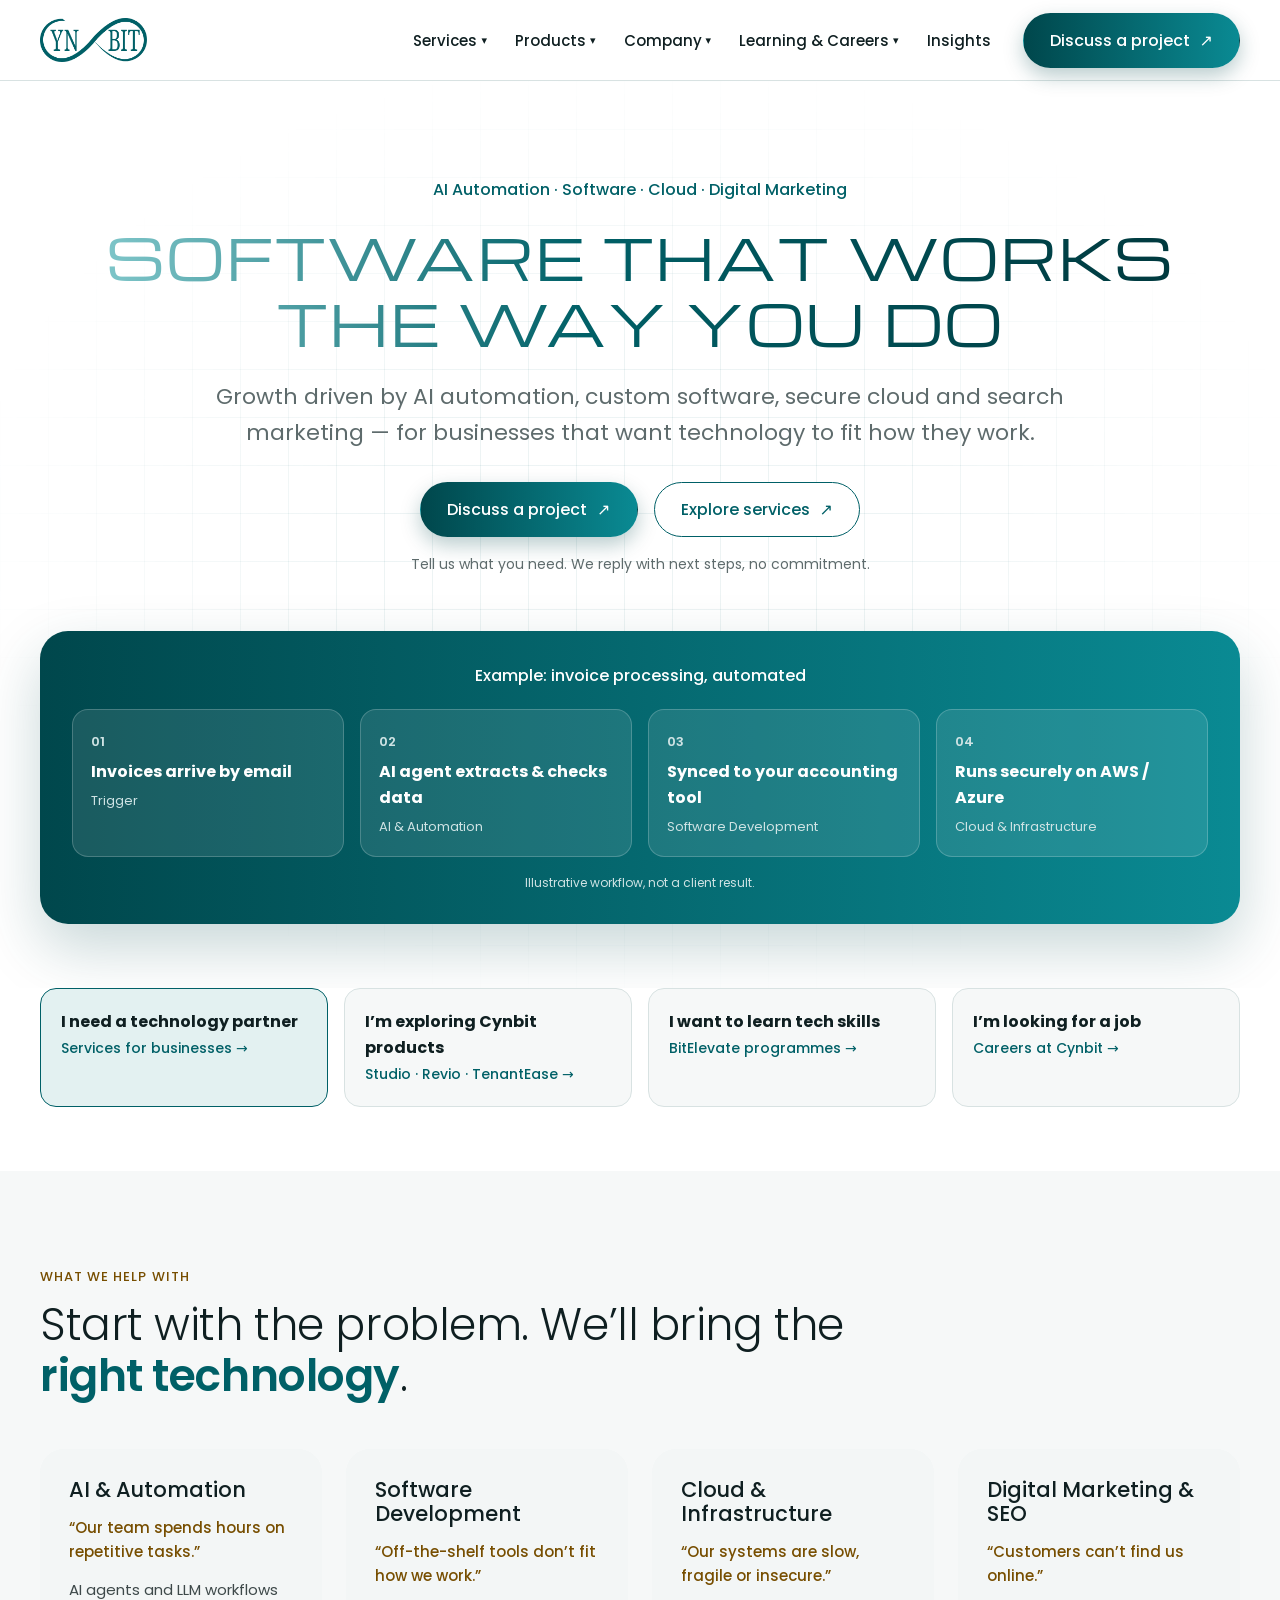
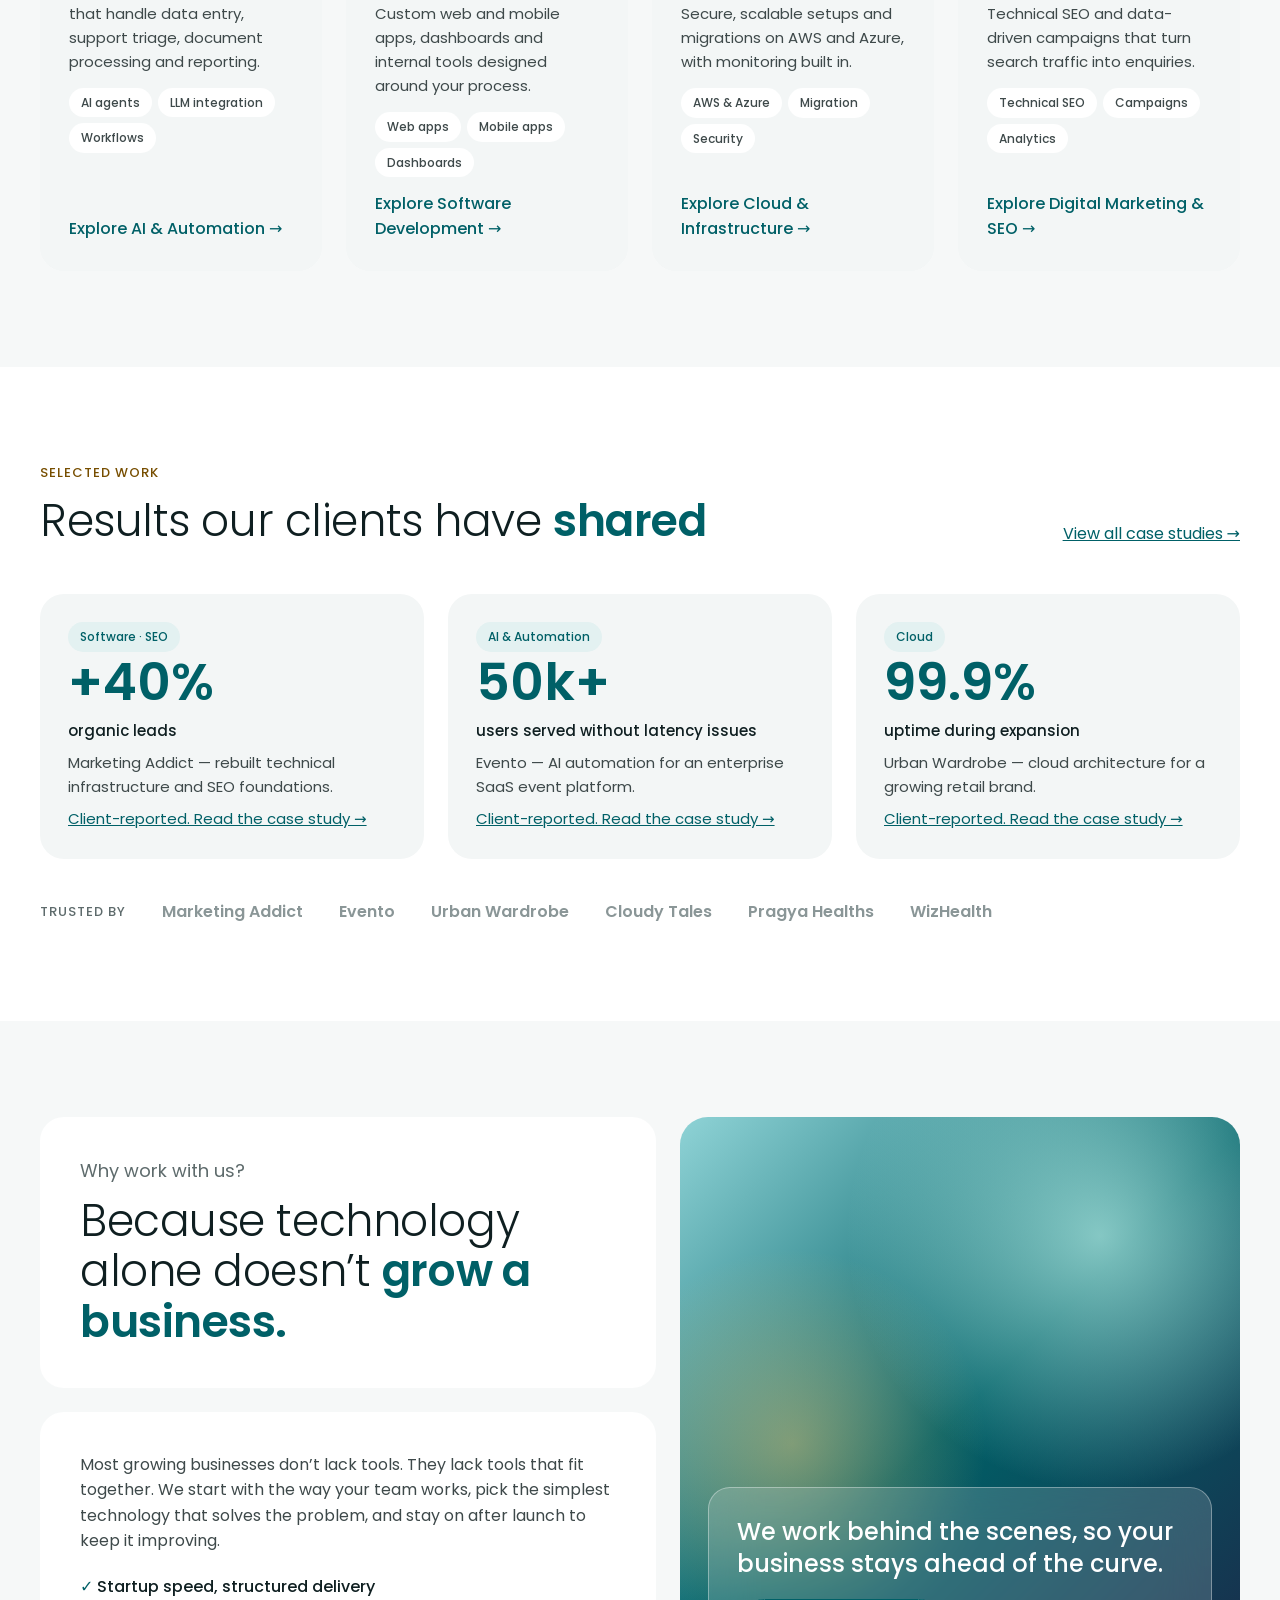
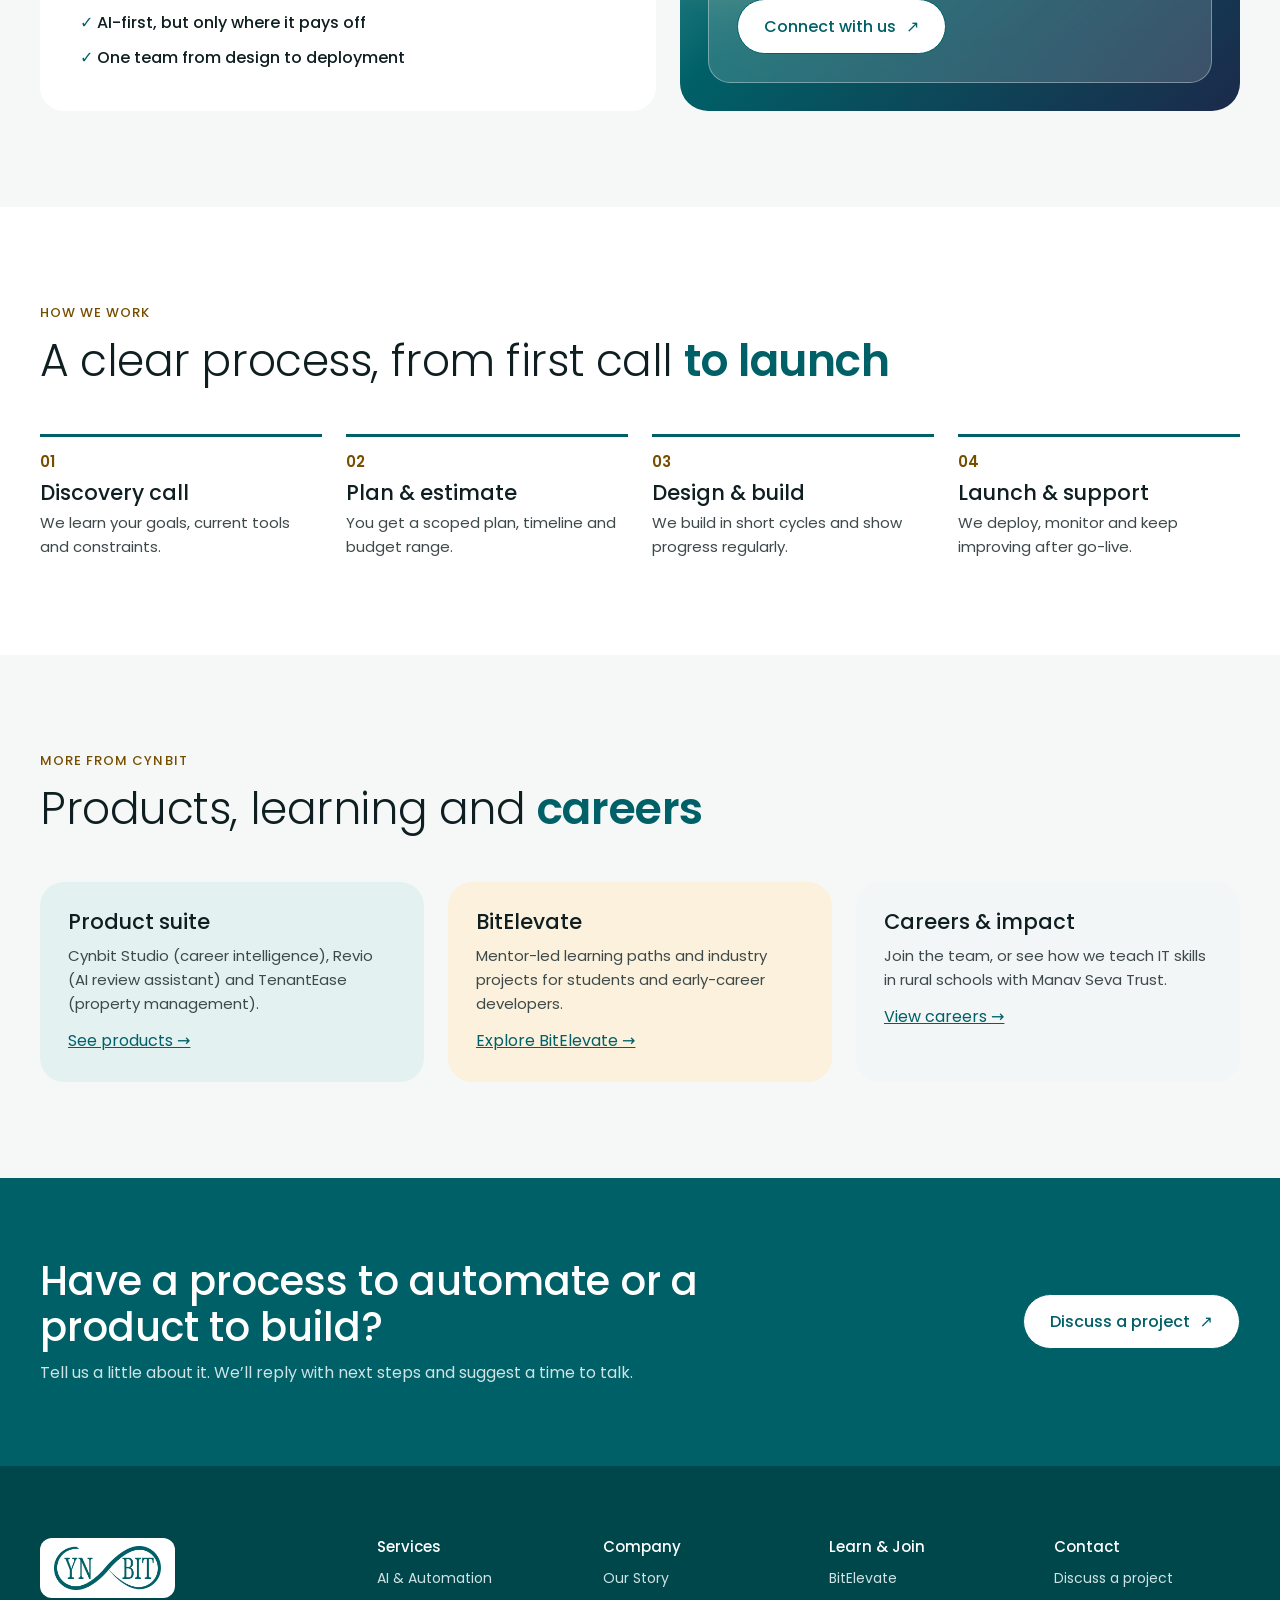
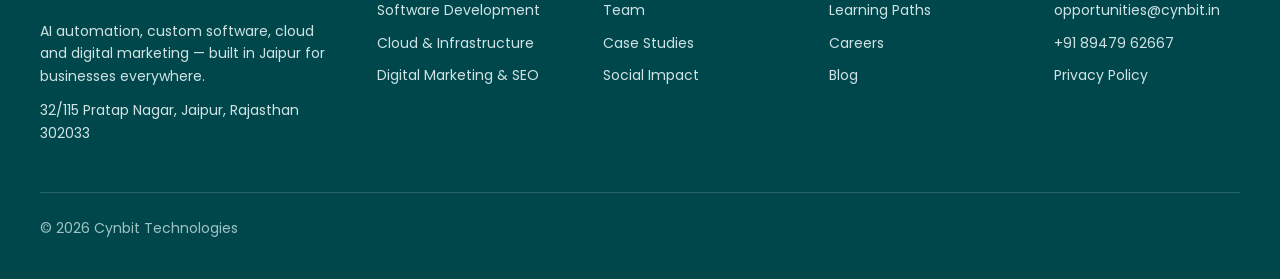
<file: index.html>
<!doctype html>
<html lang="en">
<head>
  <meta charset="utf-8">
  <meta name="viewport" content="width=device-width, initial-scale=1">
  <title>Cynbit Technologies | AI Automation & Custom Software, Jaipur</title>
  <meta name="description" content="Cynbit builds AI automation, custom software, secure cloud infrastructure and SEO for growing businesses. Based in Jaipur, working worldwide.">
  <link rel="icon" href="assets/img/cynbit-logo.png">
  <link rel="preconnect" href="https://fonts.googleapis.com">
  <link rel="preconnect" href="https://fonts.gstatic.com" crossorigin>
  <link href="https://fonts.googleapis.com/css2?family=Michroma&family=Poppins:wght@300;400;500;600&display=swap" rel="stylesheet">
  <link rel="stylesheet" href="assets/css/styles.css">
</head>
<body>
  <a class="skip-link" href="#main">Skip to content</a>

  <header class="site-header">
    <div class="container">
      <a class="logo" href="index.html" aria-label="Cynbit home"><img src="assets/img/cynbit-logo.png" alt="Cynbit" width="107" height="44"></a>
      <button class="menu-toggle" aria-expanded="false" aria-controls="site-nav"><span>Menu</span> ☰</button>
      <nav class="nav" id="site-nav" aria-label="Main">
        <ul class="nav__list">
          <li class="nav__item">
            <button class="nav__link nav__link--toggle" aria-expanded="false">Services</button>
            <ul class="dropdown">
              <li><a href="ai-automation.html">AI &amp; Automation</a></li>
              <li><a href="services.html#software">Software Development</a></li>
              <li><a href="services.html#cloud">Cloud &amp; Infrastructure</a></li>
              <li><a href="services.html#marketing">Digital Marketing &amp; SEO</a></li>
              <li><a href="services.html">All services</a></li>
            </ul>
          </li>
          <li class="nav__item">
            <button class="nav__link nav__link--toggle" aria-expanded="false">Products</button>
            <ul class="dropdown">
              <li><a href="https://www.cynbit.in/products#cynbit-studio">Cynbit Studio</a></li>
              <li><a href="https://www.cynbit.in/products#revio">Revio</a></li>
              <li><a href="https://www.cynbit.in/products#tenantease">TenantEase</a></li>
            </ul>
          </li>
          <li class="nav__item">
            <button class="nav__link nav__link--toggle" aria-expanded="false">Company</button>
            <ul class="dropdown">
              <li><a href="https://www.cynbit.in/story">Our Story</a></li>
              <li><a href="https://www.cynbit.in/team">Team</a></li>
              <li><a href="https://www.cynbit.in/case-studies">Case Studies</a></li>
              <li><a href="https://www.cynbit.in/impact">Social Impact</a></li>
            </ul>
          </li>
          <li class="nav__item">
            <button class="nav__link nav__link--toggle" aria-expanded="false">Learning &amp; Careers</button>
            <ul class="dropdown">
              <li><a href="https://www.cynbit.in/bitelevate">BitElevate</a></li>
              <li><a href="https://www.cynbit.in/bitelevate/paths">Learning Paths</a></li>
              <li><a href="https://www.cynbit.in/careers">Careers</a></li>
            </ul>
          </li>
          <li class="nav__item"><a class="nav__link" href="https://www.cynbit.in/blog">Insights</a></li>
        </ul>
        <a class="btn btn--primary" href="contact.html">Discuss a project</a>
      </nav>
    </div>
  </header>

  <main id="main">
    <section class="hero">
      <div class="container">
        <p class="hero__eyebrow">AI Automation · Software · Cloud · Digital Marketing</p>
        <h1 class="display">Software that works<br>the way you do</h1>
        <p class="hero__sub">Growth driven by AI automation, custom software, secure cloud and search marketing — for businesses that want technology to fit how they work.</p>
        <div class="btn-row">
          <a class="btn btn--primary" href="contact.html">Discuss a project</a>
          <a class="btn btn--secondary" href="services.html">Explore services</a>
        </div>
        <p class="hero__note">Tell us what you need. We reply with next steps, no commitment.</p>

        <div class="workflow" aria-label="Example automated workflow">
          <p class="workflow__title">Example: invoice processing, automated</p>
          <ol class="workflow__steps">
            <li class="workflow__step"><span class="workflow__num">01</span><strong>Invoices arrive by email</strong><span>Trigger</span></li>
            <li class="workflow__step"><span class="workflow__num">02</span><strong>AI agent extracts &amp; checks data</strong><span>AI &amp; Automation</span></li>
            <li class="workflow__step"><span class="workflow__num">03</span><strong>Synced to your accounting tool</strong><span>Software Development</span></li>
            <li class="workflow__step"><span class="workflow__num">04</span><strong>Runs securely on AWS / Azure</strong><span>Cloud &amp; Infrastructure</span></li>
          </ol>
          <p class="workflow__caption">Illustrative workflow, not a client result.</p>
        </div>
      </div>
    </section>

    <nav class="container doors" aria-label="Choose your path">
      <a class="door door--primary" href="services.html"><strong>I need a technology partner</strong><span>Services for businesses →</span></a>
      <a class="door" href="https://www.cynbit.in/products"><strong>I’m exploring Cynbit products</strong><span>Studio · Revio · TenantEase →</span></a>
      <a class="door" href="https://www.cynbit.in/bitelevate"><strong>I want to learn tech skills</strong><span>BitElevate programmes →</span></a>
      <a class="door" href="https://www.cynbit.in/careers"><strong>I’m looking for a job</strong><span>Careers at Cynbit →</span></a>
    </nav>

    <section class="section section--tint" id="services">
      <div class="container">
        <div class="section-head">
          <p class="eyebrow">What we help with</p>
          <h2 class="h2">Start with the problem. We’ll bring the <strong>right technology</strong>.</h2>
        </div>
        <div class="grid grid--4">
          <a class="card service-card" href="ai-automation.html">
            <h3>AI &amp; Automation</h3>
            <p class="quote">“Our team spends hours on repetitive tasks.”</p>
            <p>AI agents and LLM workflows that handle data entry, support triage, document processing and reporting.</p>
            <ul class="tags"><li>AI agents</li><li>LLM integration</li><li>Workflows</li></ul>
            <span class="card-link">Explore AI &amp; Automation →</span>
          </a>
          <a class="card service-card" href="services.html#software">
            <h3>Software Development</h3>
            <p class="quote">“Off-the-shelf tools don’t fit how we work.”</p>
            <p>Custom web and mobile apps, dashboards and internal tools designed around your process.</p>
            <ul class="tags"><li>Web apps</li><li>Mobile apps</li><li>Dashboards</li></ul>
            <span class="card-link">Explore Software Development →</span>
          </a>
          <a class="card service-card" href="services.html#cloud">
            <h3>Cloud &amp; Infrastructure</h3>
            <p class="quote">“Our systems are slow, fragile or insecure.”</p>
            <p>Secure, scalable setups and migrations on AWS and Azure, with monitoring built in.</p>
            <ul class="tags"><li>AWS &amp; Azure</li><li>Migration</li><li>Security</li></ul>
            <span class="card-link">Explore Cloud &amp; Infrastructure →</span>
          </a>
          <a class="card service-card" href="services.html#marketing">
            <h3>Digital Marketing &amp; SEO</h3>
            <p class="quote">“Customers can’t find us online.”</p>
            <p>Technical SEO and data-driven campaigns that turn search traffic into enquiries.</p>
            <ul class="tags"><li>Technical SEO</li><li>Campaigns</li><li>Analytics</li></ul>
            <span class="card-link">Explore Digital Marketing &amp; SEO →</span>
          </a>
        </div>
      </div>
    </section>

    <section class="section">
      <div class="container">
        <div class="section-head section-head--row">
          <div>
            <p class="eyebrow">Selected work</p>
            <h2 class="h2">Results our clients have <strong>shared</strong></h2>
          </div>
          <a href="https://www.cynbit.in/case-studies">View all case studies →</a>
        </div>
        <div class="grid grid--3">
          <article class="card case">
            <span class="chip">Software · SEO</span>
            <h3>+40%</h3>
            <p class="label">organic leads</p>
            <p>Marketing Addict — rebuilt technical infrastructure and SEO foundations.</p>
            <p><a href="https://www.cynbit.in/case-studies">Client-reported. Read the case study →</a></p>
          </article>
          <article class="card case">
            <span class="chip">AI &amp; Automation</span>
            <h3>50k+</h3>
            <p class="label">users served without latency issues</p>
            <p>Evento — AI automation for an enterprise SaaS event platform.</p>
            <p><a href="https://www.cynbit.in/case-studies">Client-reported. Read the case study →</a></p>
          </article>
          <article class="card case">
            <span class="chip">Cloud</span>
            <h3>99.9%</h3>
            <p class="label">uptime during expansion</p>
            <p>Urban Wardrobe — cloud architecture for a growing retail brand.</p>
            <p><a href="https://www.cynbit.in/case-studies">Client-reported. Read the case study →</a></p>
          </article>
        </div>
        <div class="clients"><span>Trusted by</span><span>Marketing Addict</span><span>Evento</span><span>Urban Wardrobe</span><span>Cloudy Tales</span><span>Pragya Healths</span><span>WizHealth</span></div>
      </div>
    </section>

    <section class="section section--tint">
      <div class="container why">
        <div class="why__copy">
          <div class="why__card">
            <p class="lead" style="margin:0 0 10px">Why work with us?</p>
            <h2 class="h2">Because technology alone doesn’t <strong>grow a business.</strong></h2>
          </div>
          <div class="why__card">
            <p>Most growing businesses don’t lack tools. They lack tools that fit together. We start with the way your team works, pick the simplest technology that solves the problem, and stay on after launch to keep it improving.</p>
            <ul>
              <li>Startup speed, structured delivery</li>
              <li>AI-first, but only where it pays off</li>
              <li>One team from design to deployment</li>
            </ul>
          </div>
        </div>
        <div class="why__visual" role="img" aria-label="Abstract teal gradient visual">
          <div class="glass">
            <p>We work behind the scenes, so your business stays ahead of the curve.</p>
            <a class="btn btn--secondary" href="contact.html">Connect with us</a>
          </div>
        </div>
      </div>
    </section>

    <section class="section">
      <div class="container">
        <div class="section-head">
          <p class="eyebrow">How we work</p>
          <h2 class="h2">A clear process, from first call <strong>to launch</strong></h2>
        </div>
        <ol class="steps">
          <li><span class="num">01</span><h3>Discovery call</h3><p>We learn your goals, current tools and constraints.</p></li>
          <li><span class="num">02</span><h3>Plan &amp; estimate</h3><p>You get a scoped plan, timeline and budget range.</p></li>
          <li><span class="num">03</span><h3>Design &amp; build</h3><p>We build in short cycles and show progress regularly.</p></li>
          <li><span class="num">04</span><h3>Launch &amp; support</h3><p>We deploy, monitor and keep improving after go-live.</p></li>
        </ol>
      </div>
    </section>

    <section class="section section--tint">
      <div class="container">
        <div class="section-head">
          <p class="eyebrow">More from Cynbit</p>
          <h2 class="h2">Products, learning and <strong>careers</strong></h2>
        </div>
        <div class="grid grid--3">
          <div class="card pathway pathway--teal"><h3>Product suite</h3><p>Cynbit Studio (career intelligence), Revio (AI review assistant) and TenantEase (property management).</p><a href="https://www.cynbit.in/products">See products →</a></div>
          <div class="card pathway pathway--gold"><h3>BitElevate</h3><p>Mentor-led learning paths and industry projects for students and early-career developers.</p><a href="https://www.cynbit.in/bitelevate">Explore BitElevate →</a></div>
          <div class="card pathway"><h3>Careers &amp; impact</h3><p>Join the team, or see how we teach IT skills in rural schools with Manav Seva Trust.</p><a href="https://www.cynbit.in/careers">View careers →</a></div>
        </div>
      </div>
    </section>

    <section class="cta-band">
      <div class="container">
        <div>
          <h2>Have a process to automate or a product to build?</h2>
          <p>Tell us a little about it. We’ll reply with next steps and suggest a time to talk.</p>
        </div>
        <a class="btn btn--secondary" href="contact.html">Discuss a project</a>
      </div>
    </section>
  </main>

  <footer class="site-footer">
    <div class="container">
      <div class="footer-grid">
        <div>
          <a class="footer-logo" href="index.html"><img src="assets/img/cynbit-logo.png" alt="Cynbit" width="107" height="44"></a>
          <p>AI automation, custom software, cloud and digital marketing — built in Jaipur for businesses everywhere.</p>
          <p style="margin-top:12px">32/115 Pratap Nagar, Jaipur, Rajasthan 302033</p>
        </div>
        <div><h3>Services</h3><ul><li><a href="ai-automation.html">AI &amp; Automation</a></li><li><a href="services.html#software">Software Development</a></li><li><a href="services.html#cloud">Cloud &amp; Infrastructure</a></li><li><a href="services.html#marketing">Digital Marketing &amp; SEO</a></li></ul></div>
        <div><h3>Company</h3><ul><li><a href="https://www.cynbit.in/story">Our Story</a></li><li><a href="https://www.cynbit.in/team">Team</a></li><li><a href="https://www.cynbit.in/case-studies">Case Studies</a></li><li><a href="https://www.cynbit.in/impact">Social Impact</a></li></ul></div>
        <div><h3>Learn &amp; Join</h3><ul><li><a href="https://www.cynbit.in/bitelevate">BitElevate</a></li><li><a href="https://www.cynbit.in/bitelevate/paths">Learning Paths</a></li><li><a href="https://www.cynbit.in/careers">Careers</a></li><li><a href="https://www.cynbit.in/blog">Blog</a></li></ul></div>
        <div><h3>Contact</h3><ul><li><a href="contact.html">Discuss a project</a></li><li><a href="mailto:opportunities@cynbit.in">opportunities@cynbit.in</a></li><li><a href="tel:+918947962667">+91 89479 62667</a></li><li><a href="https://www.cynbit.in/privacy">Privacy Policy</a></li></ul></div>
      </div>
      <p class="footer-bottom">© 2026 Cynbit Technologies</p>
    </div>
  </footer>

  <script src="assets/js/main.js"></script>
</body>
</html>
</file>
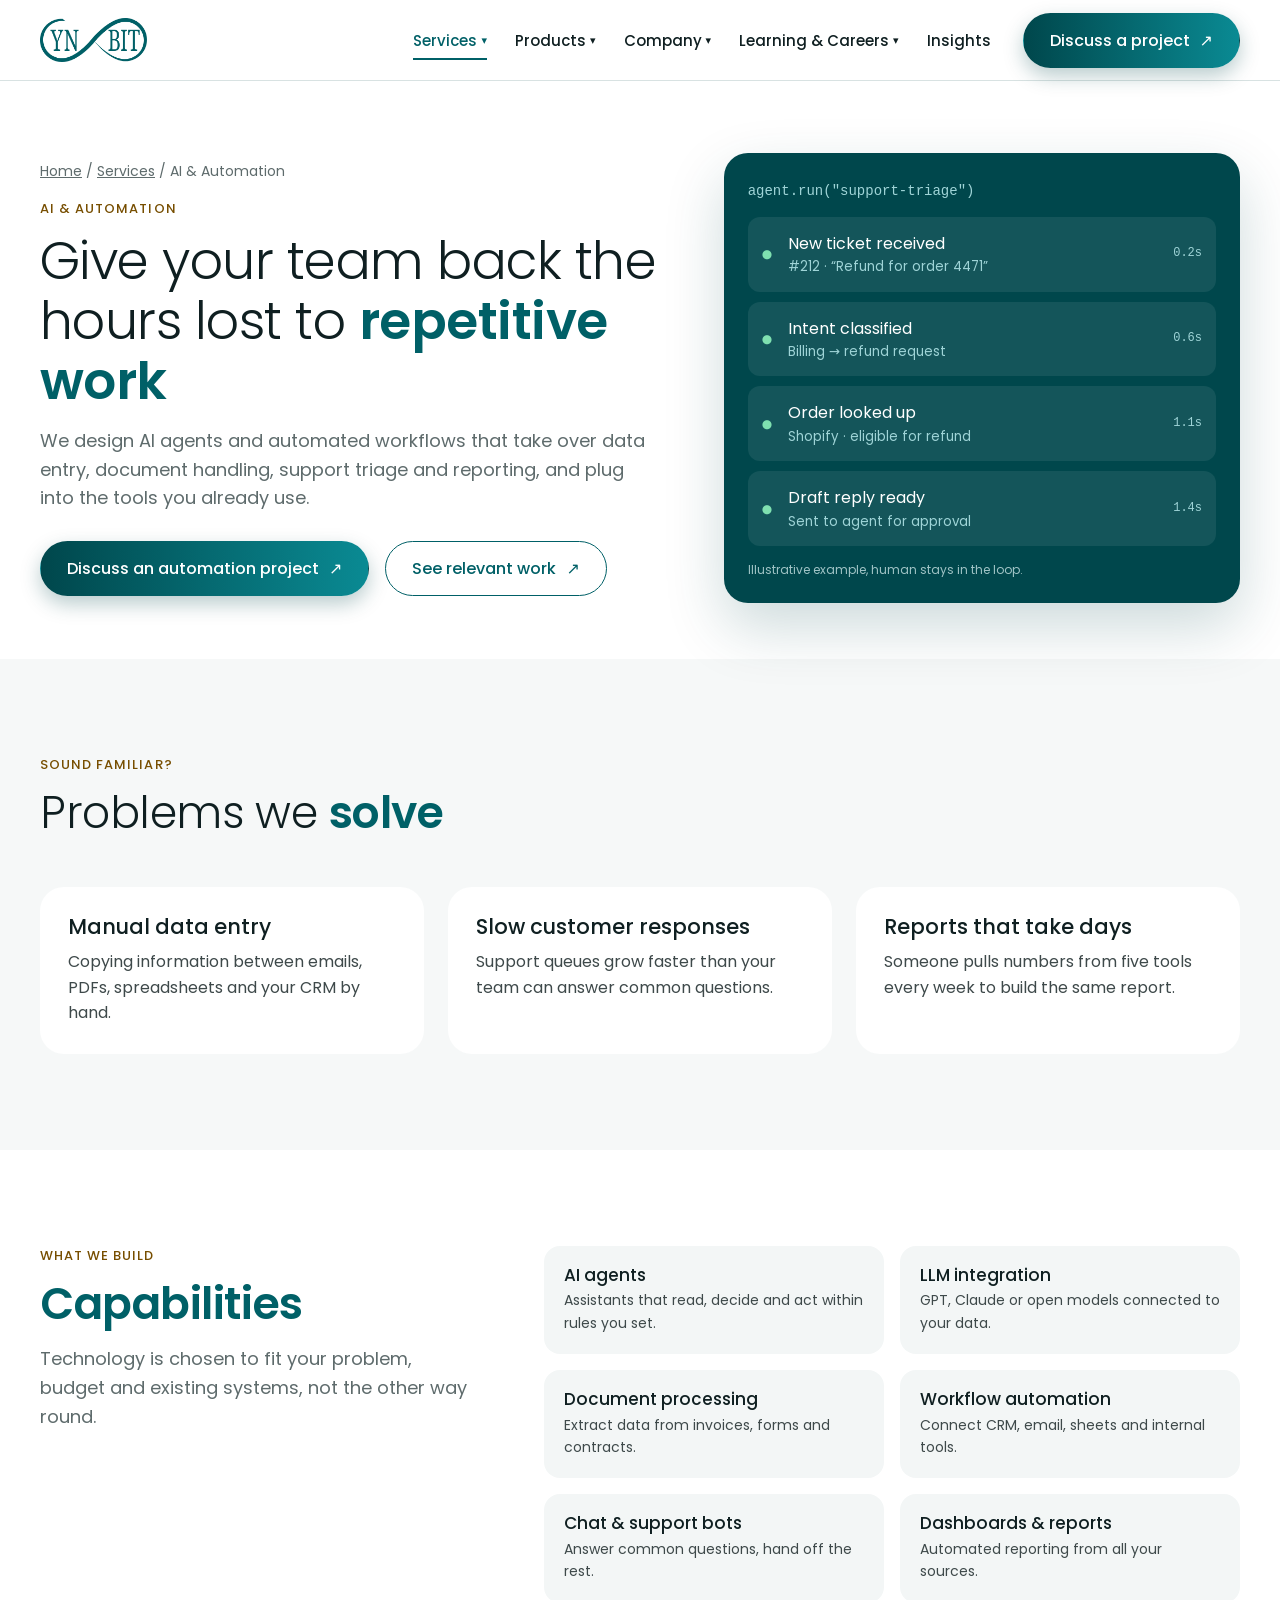
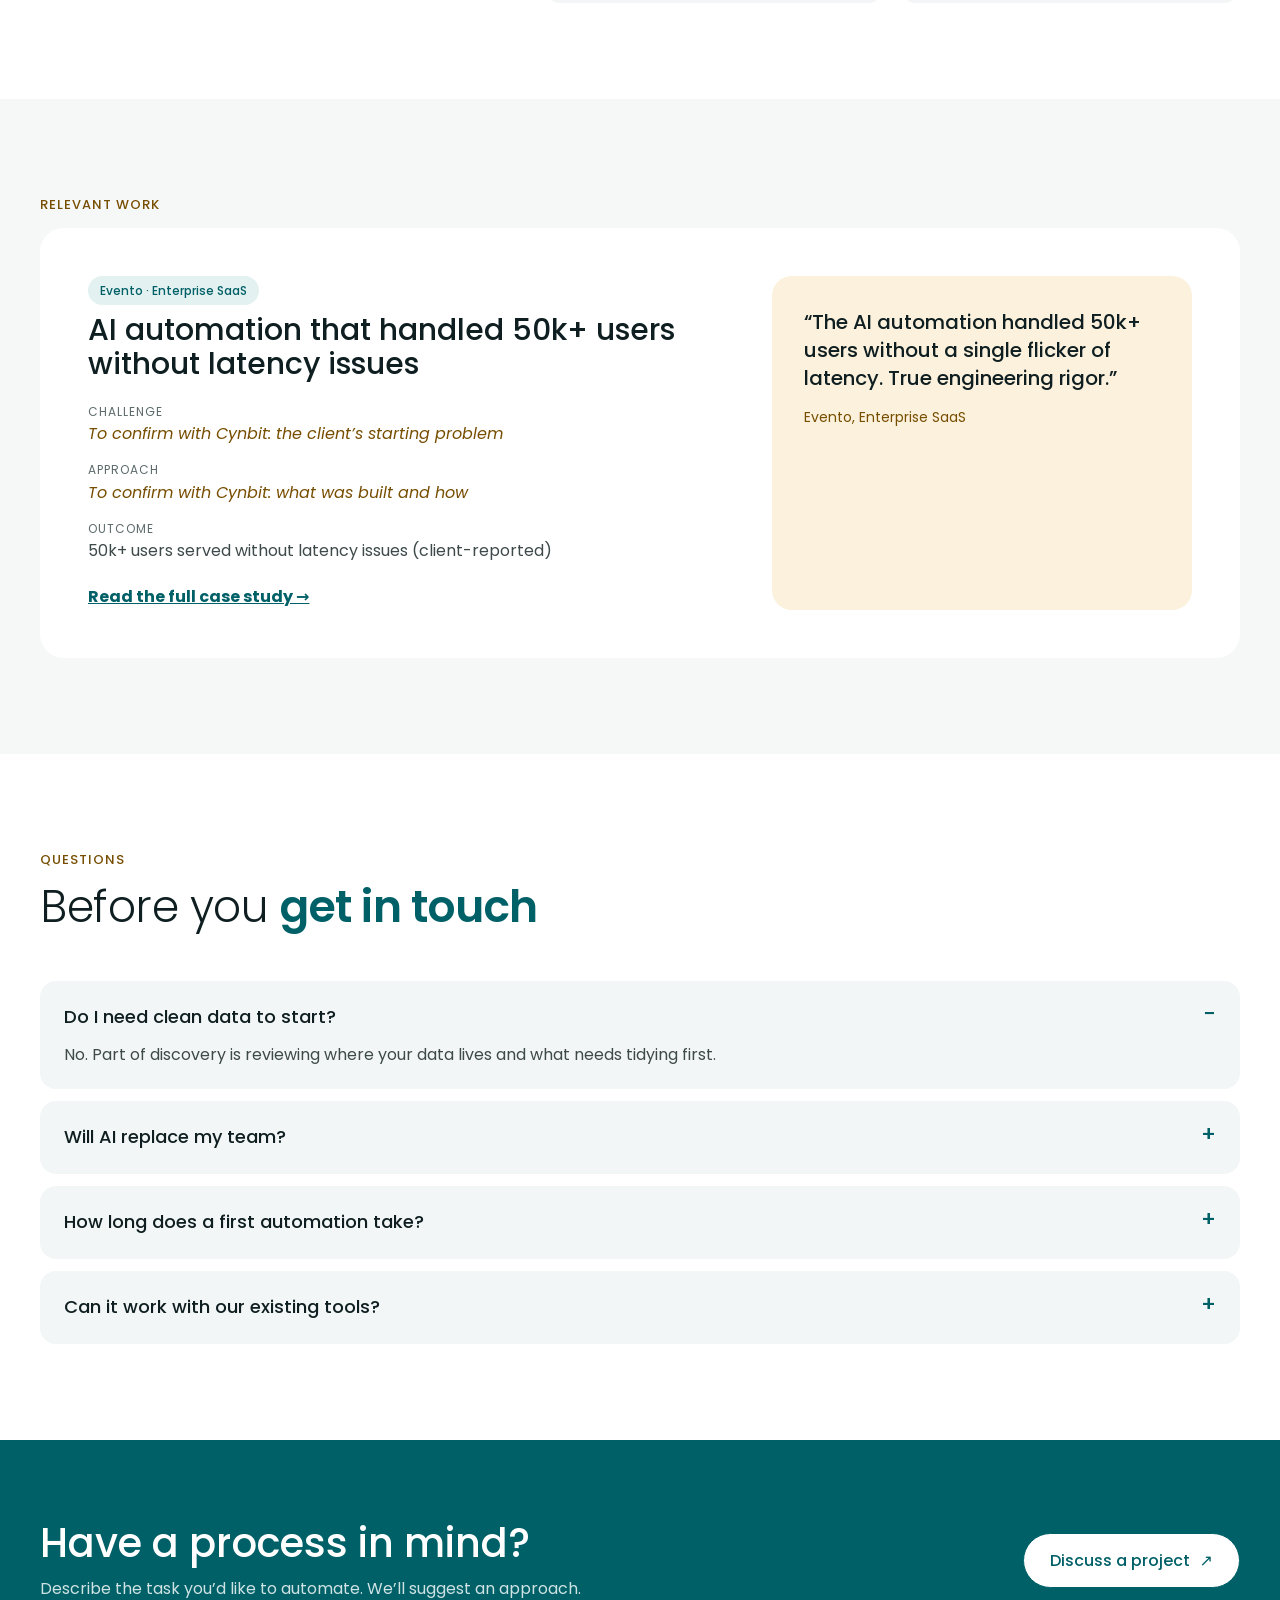
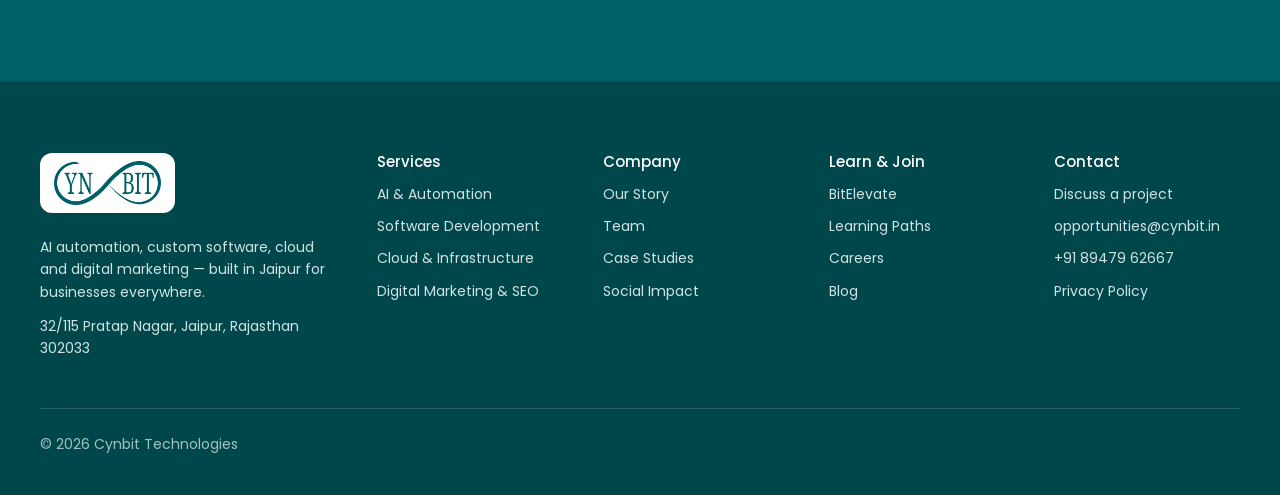
<file: ai-automation.html>
<!doctype html>
<html lang="en">
<head>
  <meta charset="utf-8">
  <meta name="viewport" content="width=device-width, initial-scale=1">
  <title>AI & Automation Services | Cynbit Technologies</title>
  <meta name="description" content="AI agents and automated workflows for data entry, document processing, support triage and reporting.">
  <link rel="icon" href="assets/img/cynbit-logo.png">
  <link rel="preconnect" href="https://fonts.googleapis.com">
  <link rel="preconnect" href="https://fonts.gstatic.com" crossorigin>
  <link href="https://fonts.googleapis.com/css2?family=Michroma&family=Poppins:wght@300;400;500;600&display=swap" rel="stylesheet">
  <link rel="stylesheet" href="assets/css/styles.css">
</head>
<body>
  <a class="skip-link" href="#main">Skip to content</a>

  <header class="site-header">
    <div class="container">
      <a class="logo" href="index.html" aria-label="Cynbit home"><img src="assets/img/cynbit-logo.png" alt="Cynbit" width="107" height="44"></a>
      <button class="menu-toggle" aria-expanded="false" aria-controls="site-nav"><span>Menu</span> ☰</button>
      <nav class="nav" id="site-nav" aria-label="Main">
        <ul class="nav__list">
          <li class="nav__item">
            <button class="nav__link nav__link--toggle" aria-current="page" aria-expanded="false">Services</button>
            <ul class="dropdown">
              <li><a href="ai-automation.html">AI &amp; Automation</a></li>
              <li><a href="services.html#software">Software Development</a></li>
              <li><a href="services.html#cloud">Cloud &amp; Infrastructure</a></li>
              <li><a href="services.html#marketing">Digital Marketing &amp; SEO</a></li>
              <li><a href="services.html">All services</a></li>
            </ul>
          </li>
          <li class="nav__item">
            <button class="nav__link nav__link--toggle" aria-expanded="false">Products</button>
            <ul class="dropdown">
              <li><a href="https://www.cynbit.in/products#cynbit-studio">Cynbit Studio</a></li>
              <li><a href="https://www.cynbit.in/products#revio">Revio</a></li>
              <li><a href="https://www.cynbit.in/products#tenantease">TenantEase</a></li>
            </ul>
          </li>
          <li class="nav__item">
            <button class="nav__link nav__link--toggle" aria-expanded="false">Company</button>
            <ul class="dropdown">
              <li><a href="https://www.cynbit.in/story">Our Story</a></li>
              <li><a href="https://www.cynbit.in/team">Team</a></li>
              <li><a href="https://www.cynbit.in/case-studies">Case Studies</a></li>
              <li><a href="https://www.cynbit.in/impact">Social Impact</a></li>
            </ul>
          </li>
          <li class="nav__item">
            <button class="nav__link nav__link--toggle" aria-expanded="false">Learning &amp; Careers</button>
            <ul class="dropdown">
              <li><a href="https://www.cynbit.in/bitelevate">BitElevate</a></li>
              <li><a href="https://www.cynbit.in/bitelevate/paths">Learning Paths</a></li>
              <li><a href="https://www.cynbit.in/careers">Careers</a></li>
            </ul>
          </li>
          <li class="nav__item"><a class="nav__link" href="https://www.cynbit.in/blog">Insights</a></li>
        </ul>
        <a class="btn btn--primary" href="contact.html">Discuss a project</a>
      </nav>
    </div>
  </header>

  <main id="main">
    <section class="page-head">
      <div class="container detail-hero">
        <div>
          <p class="breadcrumb"><a href="index.html">Home</a> / <a href="services.html">Services</a> / AI &amp; Automation</p>
          <p class="eyebrow">AI &amp; Automation</p>
          <h1 class="page-title">Give your team back the hours lost to <strong>repetitive work</strong></h1>
          <p class="lead">We design AI agents and automated workflows that take over data entry, document handling, support triage and reporting, and plug into the tools you already use.</p>
          <div class="btn-row" style="margin-top:28px">
            <a class="btn btn--primary" href="contact.html?service=ai">Discuss an automation project</a>
            <a class="btn btn--secondary" href="#work">See relevant work</a>
          </div>
        </div>
        <div class="console" aria-label="Example AI agent run">
          <code>agent.run("support-triage")</code>
          <ol>
            <li><div>New ticket received<small>#212 · “Refund for order 4471”</small></div><time>0.2s</time></li>
            <li><div>Intent classified<small>Billing → refund request</small></div><time>0.6s</time></li>
            <li><div>Order looked up<small>Shopify · eligible for refund</small></div><time>1.1s</time></li>
            <li><div>Draft reply ready<small>Sent to agent for approval</small></div><time>1.4s</time></li>
          </ol>
          <p>Illustrative example, human stays in the loop.</p>
        </div>
      </div>
    </section>

    <section class="section section--tint">
      <div class="container">
        <div class="section-head"><p class="eyebrow">Sound familiar?</p><h2 class="h2">Problems we <strong>solve</strong></h2></div>
        <div class="grid grid--3">
          <div class="card" style="background:#fff"><h3 style="font-size:21px;font-weight:500;margin-bottom:10px">Manual data entry</h3><p>Copying information between emails, PDFs, spreadsheets and your CRM by hand.</p></div>
          <div class="card" style="background:#fff"><h3 style="font-size:21px;font-weight:500;margin-bottom:10px">Slow customer responses</h3><p>Support queues grow faster than your team can answer common questions.</p></div>
          <div class="card" style="background:#fff"><h3 style="font-size:21px;font-weight:500;margin-bottom:10px">Reports that take days</h3><p>Someone pulls numbers from five tools every week to build the same report.</p></div>
        </div>
      </div>
    </section>

    <section class="section">
      <div class="container cap-grid">
        <div><p class="eyebrow">What we build</p><h2 class="h2"><strong>Capabilities</strong></h2><p class="lead">Technology is chosen to fit your problem, budget and existing systems, not the other way round.</p></div>
        <div class="cap-list">
          <div class="card"><h3>AI agents</h3><p>Assistants that read, decide and act within rules you set.</p></div>
          <div class="card"><h3>LLM integration</h3><p>GPT, Claude or open models connected to your data.</p></div>
          <div class="card"><h3>Document processing</h3><p>Extract data from invoices, forms and contracts.</p></div>
          <div class="card"><h3>Workflow automation</h3><p>Connect CRM, email, sheets and internal tools.</p></div>
          <div class="card"><h3>Chat &amp; support bots</h3><p>Answer common questions, hand off the rest.</p></div>
          <div class="card"><h3>Dashboards &amp; reports</h3><p>Automated reporting from all your sources.</p></div>
        </div>
      </div>
    </section>

    <section class="section section--tint" id="work">
      <div class="container">
        <p class="eyebrow">Relevant work</p>
        <article class="card case-feature" style="background:#fff">
          <div>
            <span class="chip">Evento · Enterprise SaaS</span>
            <h3>AI automation that handled 50k+ users without latency issues</h3>
            <dl>
              <div><dt>Challenge</dt><dd class="todo">To confirm with Cynbit: the client’s starting problem</dd></div>
              <div><dt>Approach</dt><dd class="todo">To confirm with Cynbit: what was built and how</dd></div>
              <div><dt>Outcome</dt><dd>50k+ users served without latency issues (client-reported)</dd></div>
            </dl>
            <a href="https://www.cynbit.in/case-studies"><strong>Read the full case study →</strong></a>
          </div>
          <blockquote class="blockquote">
            <p>“The AI automation handled 50k+ users without a single flicker of latency. True engineering rigor.”</p>
            <cite>Evento, Enterprise SaaS</cite>
          </blockquote>
        </article>
      </div>
    </section>

    <section class="section">
      <div class="container">
        <div class="section-head"><p class="eyebrow">Questions</p><h2 class="h2">Before you <strong>get in touch</strong></h2></div>
        <div class="faq">
          <details open><summary>Do I need clean data to start?</summary><p>No. Part of discovery is reviewing where your data lives and what needs tidying first.</p></details>
          <details><summary>Will AI replace my team?</summary><p>Our automations take over repetitive steps so your team can focus on work that needs judgement. People stay in control of decisions.</p></details>
          <details><summary>How long does a first automation take?</summary><p>It depends on the process and systems involved. You’ll get a timeline in the plan after the discovery call.</p></details>
          <details><summary>Can it work with our existing tools?</summary><p>Usually, yes. We connect to common CRMs, accounting tools, email and spreadsheets, and check integrations during discovery.</p></details>
        </div>
      </div>
    </section>

    <section class="cta-band">
      <div class="container">
        <div><h2>Have a process in mind?</h2><p>Describe the task you’d like to automate. We’ll suggest an approach.</p></div>
        <a class="btn btn--secondary" href="contact.html?service=ai">Discuss a project</a>
      </div>
    </section>
  </main>

  <footer class="site-footer">
    <div class="container">
      <div class="footer-grid">
        <div>
          <a class="footer-logo" href="index.html"><img src="assets/img/cynbit-logo.png" alt="Cynbit" width="107" height="44"></a>
          <p>AI automation, custom software, cloud and digital marketing — built in Jaipur for businesses everywhere.</p>
          <p style="margin-top:12px">32/115 Pratap Nagar, Jaipur, Rajasthan 302033</p>
        </div>
        <div><h3>Services</h3><ul><li><a href="ai-automation.html">AI &amp; Automation</a></li><li><a href="services.html#software">Software Development</a></li><li><a href="services.html#cloud">Cloud &amp; Infrastructure</a></li><li><a href="services.html#marketing">Digital Marketing &amp; SEO</a></li></ul></div>
        <div><h3>Company</h3><ul><li><a href="https://www.cynbit.in/story">Our Story</a></li><li><a href="https://www.cynbit.in/team">Team</a></li><li><a href="https://www.cynbit.in/case-studies">Case Studies</a></li><li><a href="https://www.cynbit.in/impact">Social Impact</a></li></ul></div>
        <div><h3>Learn &amp; Join</h3><ul><li><a href="https://www.cynbit.in/bitelevate">BitElevate</a></li><li><a href="https://www.cynbit.in/bitelevate/paths">Learning Paths</a></li><li><a href="https://www.cynbit.in/careers">Careers</a></li><li><a href="https://www.cynbit.in/blog">Blog</a></li></ul></div>
        <div><h3>Contact</h3><ul><li><a href="contact.html">Discuss a project</a></li><li><a href="mailto:opportunities@cynbit.in">opportunities@cynbit.in</a></li><li><a href="tel:+918947962667">+91 89479 62667</a></li><li><a href="https://www.cynbit.in/privacy">Privacy Policy</a></li></ul></div>
      </div>
      <p class="footer-bottom">© 2026 Cynbit Technologies</p>
    </div>
  </footer>

  <script src="assets/js/main.js"></script>
</body>
</html>
</file>
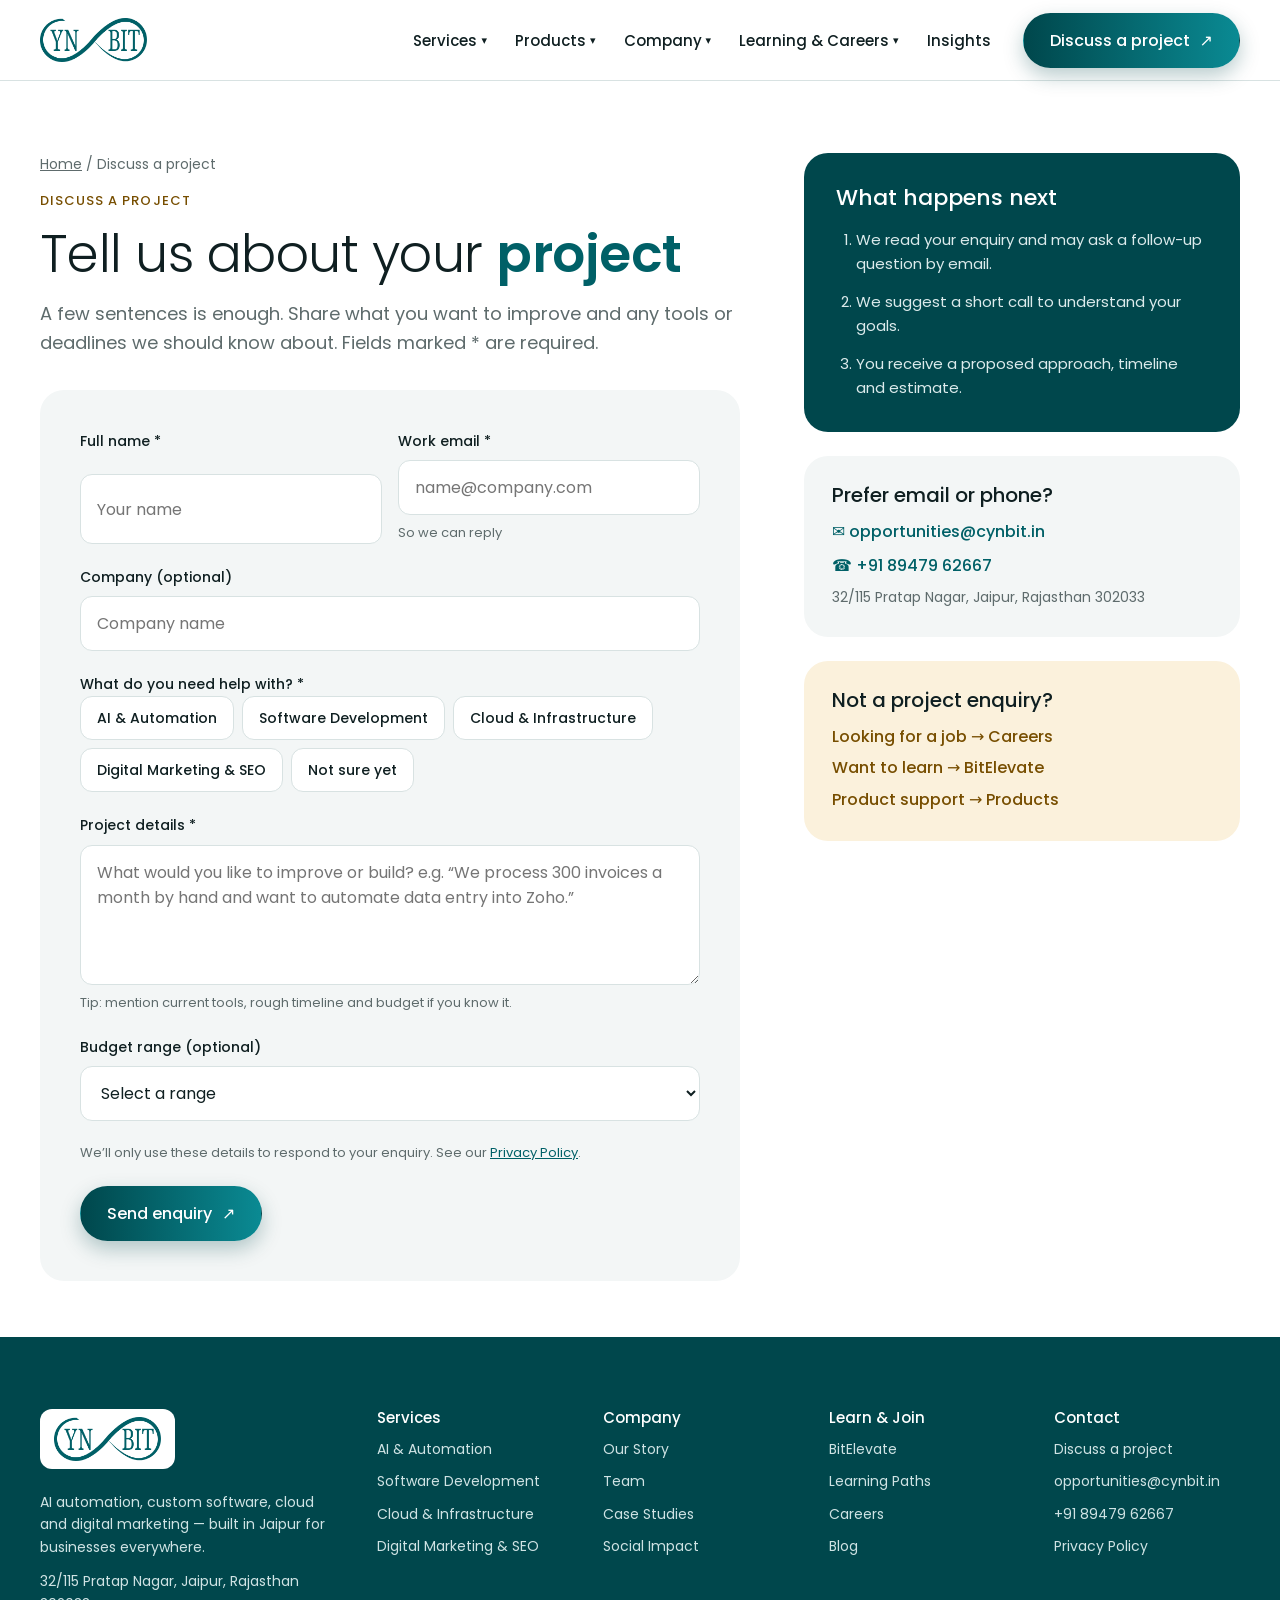
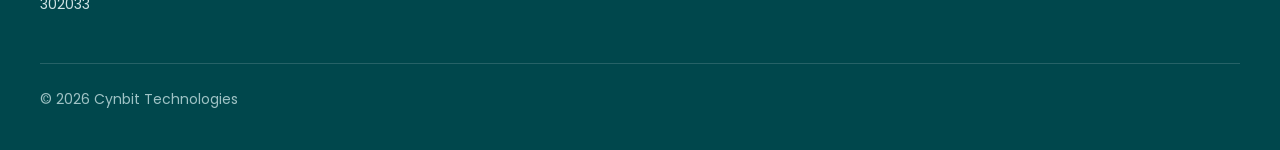
<file: contact.html>
<!doctype html>
<html lang="en">
<head>
  <meta charset="utf-8">
  <meta name="viewport" content="width=device-width, initial-scale=1">
  <title>Discuss a Project | Cynbit Technologies</title>
  <meta name="description" content="Tell Cynbit about your project. Share what you want to improve and we will reply with next steps.">
  <link rel="icon" href="assets/img/cynbit-logo.png">
  <link rel="preconnect" href="https://fonts.googleapis.com">
  <link rel="preconnect" href="https://fonts.gstatic.com" crossorigin>
  <link href="https://fonts.googleapis.com/css2?family=Michroma&family=Poppins:wght@300;400;500;600&display=swap" rel="stylesheet">
  <link rel="stylesheet" href="assets/css/styles.css">
</head>
<body>
  <a class="skip-link" href="#main">Skip to content</a>

  <header class="site-header">
    <div class="container">
      <a class="logo" href="index.html" aria-label="Cynbit home"><img src="assets/img/cynbit-logo.png" alt="Cynbit" width="107" height="44"></a>
      <button class="menu-toggle" aria-expanded="false" aria-controls="site-nav"><span>Menu</span> ☰</button>
      <nav class="nav" id="site-nav" aria-label="Main">
        <ul class="nav__list">
          <li class="nav__item">
            <button class="nav__link nav__link--toggle" aria-expanded="false">Services</button>
            <ul class="dropdown">
              <li><a href="ai-automation.html">AI &amp; Automation</a></li>
              <li><a href="services.html#software">Software Development</a></li>
              <li><a href="services.html#cloud">Cloud &amp; Infrastructure</a></li>
              <li><a href="services.html#marketing">Digital Marketing &amp; SEO</a></li>
              <li><a href="services.html">All services</a></li>
            </ul>
          </li>
          <li class="nav__item">
            <button class="nav__link nav__link--toggle" aria-expanded="false">Products</button>
            <ul class="dropdown">
              <li><a href="https://www.cynbit.in/products#cynbit-studio">Cynbit Studio</a></li>
              <li><a href="https://www.cynbit.in/products#revio">Revio</a></li>
              <li><a href="https://www.cynbit.in/products#tenantease">TenantEase</a></li>
            </ul>
          </li>
          <li class="nav__item">
            <button class="nav__link nav__link--toggle" aria-expanded="false">Company</button>
            <ul class="dropdown">
              <li><a href="https://www.cynbit.in/story">Our Story</a></li>
              <li><a href="https://www.cynbit.in/team">Team</a></li>
              <li><a href="https://www.cynbit.in/case-studies">Case Studies</a></li>
              <li><a href="https://www.cynbit.in/impact">Social Impact</a></li>
            </ul>
          </li>
          <li class="nav__item">
            <button class="nav__link nav__link--toggle" aria-expanded="false">Learning &amp; Careers</button>
            <ul class="dropdown">
              <li><a href="https://www.cynbit.in/bitelevate">BitElevate</a></li>
              <li><a href="https://www.cynbit.in/bitelevate/paths">Learning Paths</a></li>
              <li><a href="https://www.cynbit.in/careers">Careers</a></li>
            </ul>
          </li>
          <li class="nav__item"><a class="nav__link" href="https://www.cynbit.in/blog">Insights</a></li>
        </ul>
        <a class="btn btn--primary" href="contact.html">Discuss a project</a>
      </nav>
    </div>
  </header>

  <main id="main">
    <section class="page-head" id="form-view">
      <div class="container contact-grid">
        <div>
          <p class="breadcrumb"><a href="index.html">Home</a> / Discuss a project</p>
          <p class="eyebrow">Discuss a project</p>
          <h1 class="page-title">Tell us about your <strong>project</strong></h1>
          <p class="lead" style="margin-bottom:32px">A few sentences is enough. Share what you want to improve and any tools or deadlines we should know about. Fields marked * are required.</p>

          <form class="form-card" id="enquiry-form" novalidate>
            <div class="error-summary" id="error-summary" tabindex="-1" role="alert">
              <strong id="error-count">Please fix the highlighted fields</strong>
              <p>Your details are saved, nothing you typed has been lost.</p>
            </div>
            <div class="form-alert" id="form-alert" role="alert">We couldn’t confirm your enquiry was sent. Check your connection and try again, or email <a href="mailto:opportunities@cynbit.in">opportunities@cynbit.in</a>.</div>

            <div class="form-row">
              <div class="field">
                <label for="name">Full name *</label>
                <input id="name" name="name" autocomplete="name" placeholder="Your name" aria-describedby="name-error" required>
                <p class="error-msg" id="name-error"></p>
              </div>
              <div class="field">
                <label for="email">Work email *</label>
                <input id="email" name="email" type="email" autocomplete="email" placeholder="name@company.com" aria-describedby="email-hint email-error" required>
                <p class="hint" id="email-hint">So we can reply</p>
                <p class="error-msg" id="email-error"></p>
              </div>
            </div>

            <div class="field">
              <label for="company">Company (optional)</label>
              <input id="company" name="company" autocomplete="organization" placeholder="Company name">
            </div>

            <fieldset class="field">
              <legend>What do you need help with? *</legend>
              <div class="options">
                <label class="option"><input type="radio" name="service" value="ai"><span>AI &amp; Automation</span></label>
                <label class="option"><input type="radio" name="service" value="software"><span>Software Development</span></label>
                <label class="option"><input type="radio" name="service" value="cloud"><span>Cloud &amp; Infrastructure</span></label>
                <label class="option"><input type="radio" name="service" value="marketing"><span>Digital Marketing &amp; SEO</span></label>
                <label class="option"><input type="radio" name="service" value="unsure"><span>Not sure yet</span></label>
              </div>
              <p class="error-msg">⚠ Choose the option closest to your need.</p>
            </fieldset>

            <div class="field">
              <label for="message">Project details *</label>
              <textarea id="message" name="message" placeholder="What would you like to improve or build? e.g. “We process 300 invoices a month by hand and want to automate data entry into Zoho.”" aria-describedby="message-hint message-error" required></textarea>
              <p class="hint" id="message-hint">Tip: mention current tools, rough timeline and budget if you know it.</p>
              <p class="error-msg" id="message-error"></p>
            </div>

            <div class="field">
              <label for="budget">Budget range (optional)</label>
              <select id="budget" name="budget">
                <option value="">Select a range</option>
                <option>Under ₹2 lakh</option>
                <option>₹2–10 lakh</option>
                <option>₹10–25 lakh</option>
                <option>Over ₹25 lakh</option>
                <option>Not sure yet</option>
              </select>
            </div>

            <p class="privacy">We’ll only use these details to respond to your enquiry. See our <a href="https://www.cynbit.in/privacy">Privacy Policy</a>.</p>
            <div><button class="btn btn--primary" type="submit">Send enquiry</button></div>
          </form>
        </div>

        <aside class="side">
          <div class="next-steps">
            <h2>What happens next</h2>
            <ol>
              <li>We read your enquiry and may ask a follow-up question by email.</li>
              <li>We suggest a short call to understand your goals.</li>
              <li>You receive a proposed approach, timeline and estimate.</li>
            </ol>
          </div>
          <div class="card alt">
            <h2>Prefer email or phone?</h2>
            <a href="mailto:opportunities@cynbit.in">✉ opportunities@cynbit.in</a>
            <a href="tel:+918947962667">☎ +91 89479 62667</a>
            <p style="font-size:14px;color:var(--muted)">32/115 Pratap Nagar, Jaipur, Rajasthan 302033</p>
          </div>
          <div class="card other">
            <h2>Not a project enquiry?</h2>
            <a href="https://www.cynbit.in/careers">Looking for a job → Careers</a>
            <a href="https://www.cynbit.in/bitelevate">Want to learn → BitElevate</a>
            <a href="https://www.cynbit.in/products">Product support → Products</a>
          </div>
        </aside>
      </div>
    </section>

    <section class="section" id="success" hidden tabindex="-1">
      <div class="container">
        <div class="success" role="status">
          <div class="success__icon" aria-hidden="true">✓</div>
          <h1>Thanks <span id="success-name"></span>, your enquiry has been sent</h1>
          <p>Our team will review it and reply to <strong id="success-email"></strong> with next steps. If it’s urgent, call <a href="tel:+918947962667">+91 89479 62667</a>.</p>
          <div class="success__summary">
            <div>Service: <span id="success-service"></span></div>
            <div>Company: <span id="success-company"></span></div>
          </div>
          <div class="btn-row">
            <a class="btn btn--primary" href="https://www.cynbit.in/case-studies">Read case studies</a>
            <a class="btn btn--secondary" href="index.html">Back to home</a>
          </div>
        </div>
      </div>
    </section>
  </main>

  <footer class="site-footer">
    <div class="container">
      <div class="footer-grid">
        <div>
          <a class="footer-logo" href="index.html"><img src="assets/img/cynbit-logo.png" alt="Cynbit" width="107" height="44"></a>
          <p>AI automation, custom software, cloud and digital marketing — built in Jaipur for businesses everywhere.</p>
          <p style="margin-top:12px">32/115 Pratap Nagar, Jaipur, Rajasthan 302033</p>
        </div>
        <div><h3>Services</h3><ul><li><a href="ai-automation.html">AI &amp; Automation</a></li><li><a href="services.html#software">Software Development</a></li><li><a href="services.html#cloud">Cloud &amp; Infrastructure</a></li><li><a href="services.html#marketing">Digital Marketing &amp; SEO</a></li></ul></div>
        <div><h3>Company</h3><ul><li><a href="https://www.cynbit.in/story">Our Story</a></li><li><a href="https://www.cynbit.in/team">Team</a></li><li><a href="https://www.cynbit.in/case-studies">Case Studies</a></li><li><a href="https://www.cynbit.in/impact">Social Impact</a></li></ul></div>
        <div><h3>Learn &amp; Join</h3><ul><li><a href="https://www.cynbit.in/bitelevate">BitElevate</a></li><li><a href="https://www.cynbit.in/bitelevate/paths">Learning Paths</a></li><li><a href="https://www.cynbit.in/careers">Careers</a></li><li><a href="https://www.cynbit.in/blog">Blog</a></li></ul></div>
        <div><h3>Contact</h3><ul><li><a href="contact.html">Discuss a project</a></li><li><a href="mailto:opportunities@cynbit.in">opportunities@cynbit.in</a></li><li><a href="tel:+918947962667">+91 89479 62667</a></li><li><a href="https://www.cynbit.in/privacy">Privacy Policy</a></li></ul></div>
      </div>
      <p class="footer-bottom">© 2026 Cynbit Technologies</p>
    </div>
  </footer>

  <script src="assets/js/main.js"></script>
</body>
</html>
</file>
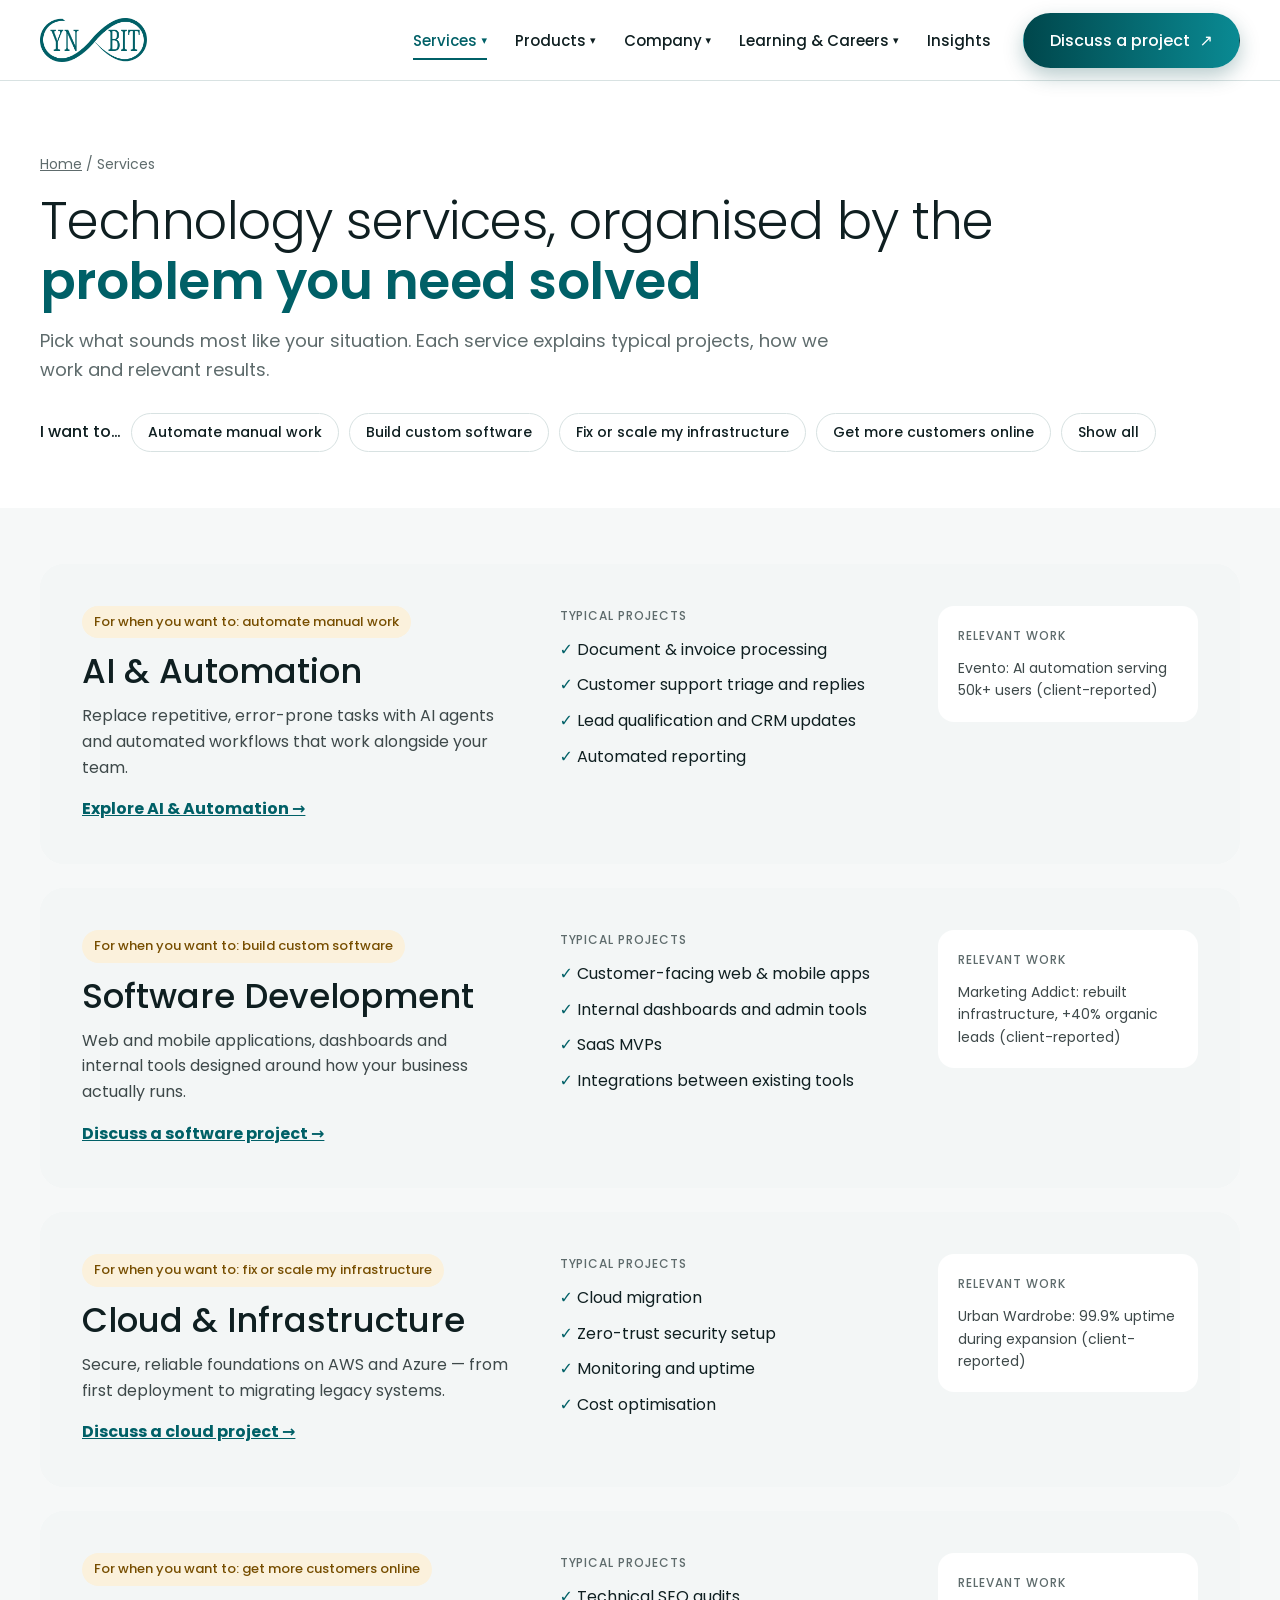
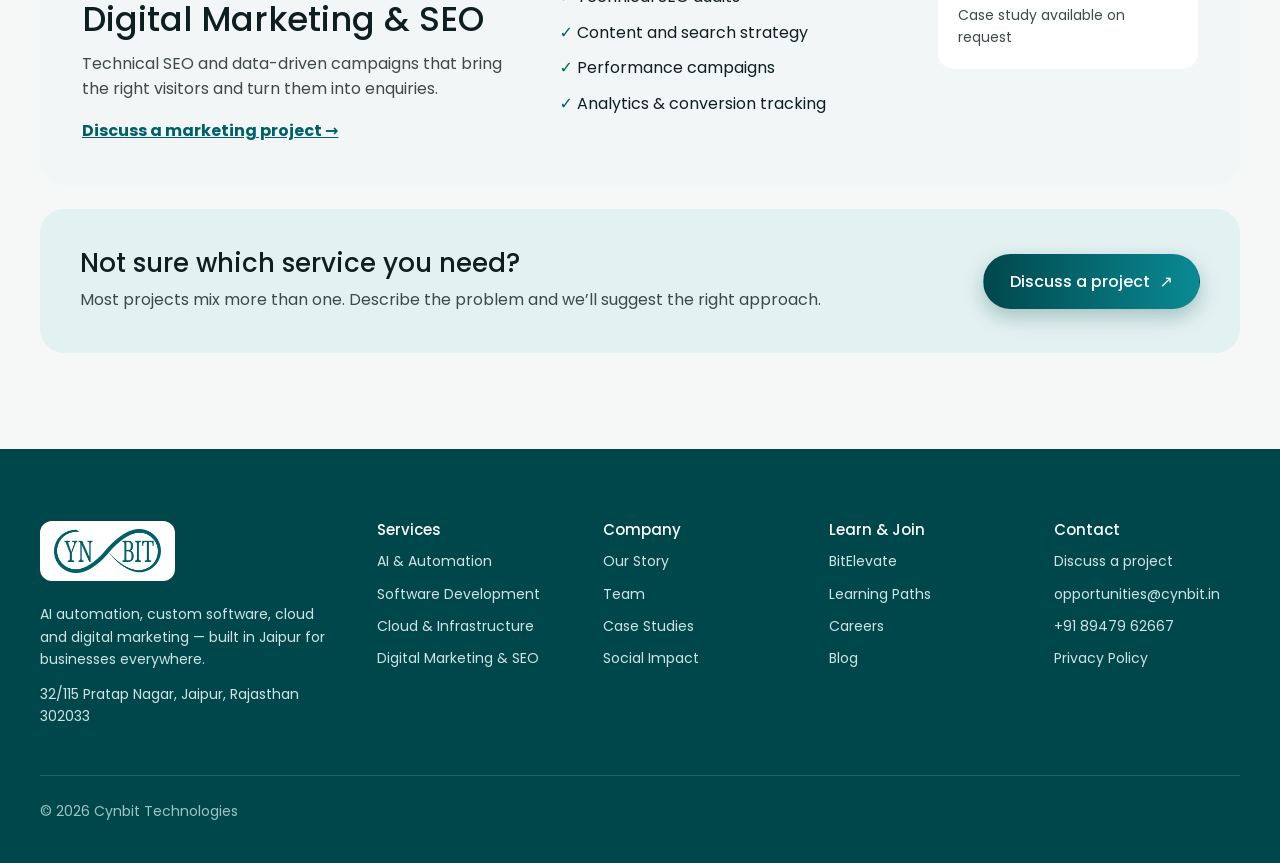
<file: services.html>
<!doctype html>
<html lang="en">
<head>
  <meta charset="utf-8">
  <meta name="viewport" content="width=device-width, initial-scale=1">
  <title>Services | Cynbit Technologies</title>
  <meta name="description" content="AI automation, software development, cloud infrastructure and digital marketing services, organised by the problem you need solved.">
  <link rel="icon" href="assets/img/cynbit-logo.png">
  <link rel="preconnect" href="https://fonts.googleapis.com">
  <link rel="preconnect" href="https://fonts.gstatic.com" crossorigin>
  <link href="https://fonts.googleapis.com/css2?family=Michroma&family=Poppins:wght@300;400;500;600&display=swap" rel="stylesheet">
  <link rel="stylesheet" href="assets/css/styles.css">
</head>
<body>
  <a class="skip-link" href="#main">Skip to content</a>

  <header class="site-header">
    <div class="container">
      <a class="logo" href="index.html" aria-label="Cynbit home"><img src="assets/img/cynbit-logo.png" alt="Cynbit" width="107" height="44"></a>
      <button class="menu-toggle" aria-expanded="false" aria-controls="site-nav"><span>Menu</span> ☰</button>
      <nav class="nav" id="site-nav" aria-label="Main">
        <ul class="nav__list">
          <li class="nav__item">
            <button class="nav__link nav__link--toggle" aria-current="page" aria-expanded="false">Services</button>
            <ul class="dropdown">
              <li><a href="ai-automation.html">AI &amp; Automation</a></li>
              <li><a href="services.html#software">Software Development</a></li>
              <li><a href="services.html#cloud">Cloud &amp; Infrastructure</a></li>
              <li><a href="services.html#marketing">Digital Marketing &amp; SEO</a></li>
              <li><a href="services.html">All services</a></li>
            </ul>
          </li>
          <li class="nav__item">
            <button class="nav__link nav__link--toggle" aria-expanded="false">Products</button>
            <ul class="dropdown">
              <li><a href="https://www.cynbit.in/products#cynbit-studio">Cynbit Studio</a></li>
              <li><a href="https://www.cynbit.in/products#revio">Revio</a></li>
              <li><a href="https://www.cynbit.in/products#tenantease">TenantEase</a></li>
            </ul>
          </li>
          <li class="nav__item">
            <button class="nav__link nav__link--toggle" aria-expanded="false">Company</button>
            <ul class="dropdown">
              <li><a href="https://www.cynbit.in/story">Our Story</a></li>
              <li><a href="https://www.cynbit.in/team">Team</a></li>
              <li><a href="https://www.cynbit.in/case-studies">Case Studies</a></li>
              <li><a href="https://www.cynbit.in/impact">Social Impact</a></li>
            </ul>
          </li>
          <li class="nav__item">
            <button class="nav__link nav__link--toggle" aria-expanded="false">Learning &amp; Careers</button>
            <ul class="dropdown">
              <li><a href="https://www.cynbit.in/bitelevate">BitElevate</a></li>
              <li><a href="https://www.cynbit.in/bitelevate/paths">Learning Paths</a></li>
              <li><a href="https://www.cynbit.in/careers">Careers</a></li>
            </ul>
          </li>
          <li class="nav__item"><a class="nav__link" href="https://www.cynbit.in/blog">Insights</a></li>
        </ul>
        <a class="btn btn--primary" href="contact.html">Discuss a project</a>
      </nav>
    </div>
  </header>

  <main id="main">
    <section class="page-head">
      <div class="container">
        <p class="breadcrumb"><a href="index.html">Home</a> / Services</p>
        <h1 class="page-title">Technology services, organised by the <strong>problem you need solved</strong></h1>
        <p class="lead">Pick what sounds most like your situation. Each service explains typical projects, how we work and relevant results.</p>
        <div class="filters" role="group" aria-label="Filter services by need">
          <span>I want to…</span>
          <button class="filter" aria-pressed="false" data-target="ai">Automate manual work</button>
          <button class="filter" aria-pressed="false" data-target="software">Build custom software</button>
          <button class="filter" aria-pressed="false" data-target="cloud">Fix or scale my infrastructure</button>
          <button class="filter" aria-pressed="false" data-target="marketing">Get more customers online</button>
          <button class="filter" aria-pressed="false" data-target="all">Show all</button>
        </div>
      </div>
    </section>

    <section class="section section--tint" style="padding-top:56px">
      <div class="container service-list">
        <article class="service-row" id="ai">
          <div>
            <span class="pill">For when you want to: automate manual work</span>
            <h2>AI &amp; Automation</h2>
            <p>Replace repetitive, error-prone tasks with AI agents and automated workflows that work alongside your team.</p>
            <p style="margin-top:16px"><a href="ai-automation.html"><strong>Explore AI &amp; Automation →</strong></a></p>
          </div>
          <div><p class="mini-label">Typical projects</p><ul class="checklist"><li>Document &amp; invoice processing</li><li>Customer support triage and replies</li><li>Lead qualification and CRM updates</li><li>Automated reporting</li></ul></div>
          <aside class="proof-box"><p class="mini-label">Relevant work</p>Evento: AI automation serving 50k+ users (client-reported)</aside>
        </article>
        <article class="service-row" id="software">
          <div>
            <span class="pill">For when you want to: build custom software</span>
            <h2>Software Development</h2>
            <p>Web and mobile applications, dashboards and internal tools designed around how your business actually runs.</p>
            <p style="margin-top:16px"><a href="contact.html?service=software"><strong>Discuss a software project →</strong></a></p>
          </div>
          <div><p class="mini-label">Typical projects</p><ul class="checklist"><li>Customer-facing web &amp; mobile apps</li><li>Internal dashboards and admin tools</li><li>SaaS MVPs</li><li>Integrations between existing tools</li></ul></div>
          <aside class="proof-box"><p class="mini-label">Relevant work</p>Marketing Addict: rebuilt infrastructure, +40% organic leads (client-reported)</aside>
        </article>
        <article class="service-row" id="cloud">
          <div>
            <span class="pill">For when you want to: fix or scale my infrastructure</span>
            <h2>Cloud &amp; Infrastructure</h2>
            <p>Secure, reliable foundations on AWS and Azure — from first deployment to migrating legacy systems.</p>
            <p style="margin-top:16px"><a href="contact.html?service=cloud"><strong>Discuss a cloud project →</strong></a></p>
          </div>
          <div><p class="mini-label">Typical projects</p><ul class="checklist"><li>Cloud migration</li><li>Zero-trust security setup</li><li>Monitoring and uptime</li><li>Cost optimisation</li></ul></div>
          <aside class="proof-box"><p class="mini-label">Relevant work</p>Urban Wardrobe: 99.9% uptime during expansion (client-reported)</aside>
        </article>
        <article class="service-row" id="marketing">
          <div>
            <span class="pill">For when you want to: get more customers online</span>
            <h2>Digital Marketing &amp; SEO</h2>
            <p>Technical SEO and data-driven campaigns that bring the right visitors and turn them into enquiries.</p>
            <p style="margin-top:16px"><a href="contact.html?service=marketing"><strong>Discuss a marketing project →</strong></a></p>
          </div>
          <div><p class="mini-label">Typical projects</p><ul class="checklist"><li>Technical SEO audits</li><li>Content and search strategy</li><li>Performance campaigns</li><li>Analytics &amp; conversion tracking</li></ul></div>
          <aside class="proof-box"><p class="mini-label">Relevant work</p>Case study available on request</aside>
        </article>
        <div class="not-sure">
          <div><h2>Not sure which service you need?</h2><p>Most projects mix more than one. Describe the problem and we’ll suggest the right approach.</p></div>
          <a class="btn btn--primary" href="contact.html?service=unsure">Discuss a project</a>
        </div>
      </div>
    </section>
  </main>

  <footer class="site-footer">
    <div class="container">
      <div class="footer-grid">
        <div>
          <a class="footer-logo" href="index.html"><img src="assets/img/cynbit-logo.png" alt="Cynbit" width="107" height="44"></a>
          <p>AI automation, custom software, cloud and digital marketing — built in Jaipur for businesses everywhere.</p>
          <p style="margin-top:12px">32/115 Pratap Nagar, Jaipur, Rajasthan 302033</p>
        </div>
        <div><h3>Services</h3><ul><li><a href="ai-automation.html">AI &amp; Automation</a></li><li><a href="services.html#software">Software Development</a></li><li><a href="services.html#cloud">Cloud &amp; Infrastructure</a></li><li><a href="services.html#marketing">Digital Marketing &amp; SEO</a></li></ul></div>
        <div><h3>Company</h3><ul><li><a href="https://www.cynbit.in/story">Our Story</a></li><li><a href="https://www.cynbit.in/team">Team</a></li><li><a href="https://www.cynbit.in/case-studies">Case Studies</a></li><li><a href="https://www.cynbit.in/impact">Social Impact</a></li></ul></div>
        <div><h3>Learn &amp; Join</h3><ul><li><a href="https://www.cynbit.in/bitelevate">BitElevate</a></li><li><a href="https://www.cynbit.in/bitelevate/paths">Learning Paths</a></li><li><a href="https://www.cynbit.in/careers">Careers</a></li><li><a href="https://www.cynbit.in/blog">Blog</a></li></ul></div>
        <div><h3>Contact</h3><ul><li><a href="contact.html">Discuss a project</a></li><li><a href="mailto:opportunities@cynbit.in">opportunities@cynbit.in</a></li><li><a href="tel:+918947962667">+91 89479 62667</a></li><li><a href="https://www.cynbit.in/privacy">Privacy Policy</a></li></ul></div>
      </div>
      <p class="footer-bottom">© 2026 Cynbit Technologies</p>
    </div>
  </footer>

  <script src="assets/js/main.js"></script>
</body>
</html>
</file>
<file: assets/css/styles.css>
/* Cynbit website redesign — shared styles */
:root {
  --ink: #0f1f21;
  --body: #3e494a;
  --muted: #5e6b6c;
  --teal: #006067;
  --teal-dark: #00474c;
  --teal-light: #0a8a93;
  --tint: #e3f1f1;
  --gold: #774e00;
  --gold-tint: #fbf1dc;
  --surface: #f3f6f6;
  --section: #f6f8f8;
  --line: #d8e2e2;
  --white: #fff;
  --error: #b3261e;
  --error-tint: #fcedec;
  --success: #1e7a46;
  --success-tint: #e6f4ec;
  --radius-card: 24px;
  --radius-input: 12px;
  --max: 1200px;
  --font: "Poppins", system-ui, -apple-system, "Segoe UI", sans-serif;
  --display: "Michroma", "Poppins", sans-serif;
}

*, *::before, *::after { box-sizing: border-box; }
html { scroll-behavior: smooth; }
body {
  margin: 0;
  font-family: var(--font);
  color: var(--body);
  background: var(--white);
  line-height: 1.6;
  -webkit-font-smoothing: antialiased;
}
img { max-width: 100%; display: block; }
a { color: var(--teal); }
h1, h2, h3, h4 { color: var(--ink); margin: 0; line-height: 1.15; }
p { margin: 0; }

.container { width: min(var(--max), 100% - 40px); margin-inline: auto; }
.section { padding: 96px 0; }
.section--tint { background: var(--section); }
.eyebrow { font-size: 13px; font-weight: 500; letter-spacing: .08em; text-transform: uppercase; color: var(--gold); margin-bottom: 12px; }
.h2 { font-size: clamp(30px, 4vw, 44px); font-weight: 300; letter-spacing: -.01em; max-width: 900px; }
.h2 strong { font-weight: 600; color: var(--teal); }
.lead { font-size: 18px; color: var(--muted); max-width: 820px; margin-top: 16px; }
.section-head { margin-bottom: 48px; }
.section-head--row { display: flex; justify-content: space-between; align-items: end; gap: 24px; flex-wrap: wrap; }

.skip-link { position: absolute; left: -999px; top: 8px; background: var(--ink); color: #fff; padding: 8px 14px; border-radius: 8px; z-index: 100; }
.skip-link:focus { left: 8px; }
:focus-visible { outline: 3px solid var(--teal-light); outline-offset: 3px; border-radius: 6px; }

/* Buttons */
.btn {
  display: inline-flex; align-items: center; justify-content: center; gap: 10px;
  padding: 14px 26px; border-radius: 999px; font: 500 16px var(--font);
  text-decoration: none; cursor: pointer; border: 1.5px solid transparent;
  transition: transform .2s ease, box-shadow .2s ease, background .2s ease;
}
.btn::after { content: "↗"; font-family: system-ui, sans-serif; }
.btn--primary { color: #fff; background: linear-gradient(90deg, var(--teal-dark), var(--teal-light)); box-shadow: 0 8px 20px rgba(0, 71, 76, .28); }
.btn--primary:hover { background: linear-gradient(90deg, #003539, var(--teal)); transform: translateY(-2px); }
.btn--secondary { color: var(--teal); background: #fff; border-color: var(--teal); }
.btn--secondary:hover { background: var(--tint); }
.btn[disabled] { background: #c9d3d3; color: #5e6b6c; box-shadow: none; cursor: progress; transform: none; }
.btn--block { width: 100%; }
.btn-row { display: flex; gap: 16px; flex-wrap: wrap; }

/* Header */
.site-header { position: sticky; top: 0; z-index: 50; background: rgba(255, 255, 255, .92); backdrop-filter: blur(12px); border-bottom: 1px solid var(--line); }
.site-header .container { display: flex; align-items: center; justify-content: space-between; height: 80px; }
.logo img { height: 44px; width: auto; }
.nav { display: flex; align-items: center; gap: 32px; }
.nav__list { display: flex; align-items: center; gap: 28px; list-style: none; margin: 0; padding: 0; }
.nav__item { position: relative; display: flex; align-items: center; }
.nav__link {
  display: inline-flex; align-items: center; gap: 4px; height: 40px; padding: 0;
  font: 500 15px/1 var(--font); color: var(--ink); text-decoration: none;
  background: none; border: 0; cursor: pointer; white-space: nowrap;
}
.nav__link:hover { color: var(--teal); }
.nav__link[aria-current="page"] { color: var(--teal); box-shadow: inset 0 -2px 0 var(--teal); }
.nav__link--toggle::after { content: "▾"; font-size: 11px; line-height: 1; }
.nav__item.is-open .nav__link--toggle::after { transform: rotate(180deg); }
.dropdown {
  position: absolute; top: calc(100% + 10px); left: -16px; min-width: 240px;
  background: #fff; border: 1px solid var(--line); border-radius: 16px; padding: 10px;
  box-shadow: 0 20px 40px rgba(15, 31, 33, .1); list-style: none; margin: 0;
  opacity: 0; visibility: hidden; transform: translateY(6px); transition: .18s ease;
}
.nav__item.is-open .dropdown { opacity: 1; visibility: visible; transform: none; }
.dropdown a { display: block; padding: 10px 12px; border-radius: 10px; color: var(--ink); text-decoration: none; font-size: 15px; }
.dropdown a:hover, .dropdown a:focus-visible { background: var(--surface); }
.menu-toggle { display: none; align-items: center; gap: 8px; border: 1px solid var(--line); background: #fff; border-radius: 999px; padding: 10px 16px; font: 500 14px var(--font); color: var(--ink); cursor: pointer; }

/* Hero */
.hero { position: relative; overflow: hidden; padding: 96px 0 64px; text-align: center; }
.hero::before {
  content: ""; position: absolute; inset: 0; z-index: -1;
  background-image: linear-gradient(rgba(0, 96, 103, .07) 1px, transparent 1px), linear-gradient(90deg, rgba(0, 96, 103, .07) 1px, transparent 1px);
  background-size: 48px 48px;
  mask-image: radial-gradient(ellipse at center, #000 30%, transparent 75%);
}
.hero__eyebrow { font-weight: 500; color: var(--teal); margin-bottom: 20px; }
.display {
  font-family: var(--display); font-weight: 400; font-size: clamp(26px, 4.4vw, 60px);
  line-height: 1.18; letter-spacing: .02em; text-transform: uppercase;
  background: linear-gradient(90deg, #8fd3d6, var(--teal) 45%, #00353a);
  -webkit-background-clip: text; background-clip: text; color: transparent;
}
.hero__sub { font-size: clamp(17px, 2vw, 22px); color: var(--muted); max-width: 860px; margin: 24px auto 32px; }
.hero .btn-row { justify-content: center; }
.hero__note { font-size: 14px; color: var(--muted); margin-top: 16px; }

.workflow {
  margin-top: 56px; padding: 32px; border-radius: 28px; color: #fff; text-align: left;
  background: linear-gradient(90deg, var(--teal-dark), var(--teal-light));
  box-shadow: 0 24px 60px rgba(0, 71, 76, .22);
}
.workflow__title { text-align: center; font-weight: 500; margin-bottom: 20px; }
.workflow__steps { display: grid; grid-template-columns: repeat(4, 1fr); gap: 16px; list-style: none; padding: 0; margin: 0; }
.workflow__step { padding: 18px; border-radius: 16px; background: rgba(255, 255, 255, .1); border: 1px solid rgba(255, 255, 255, .2); }
.workflow__num { font-weight: 600; color: #f2c46b; font-size: 14px; }
.workflow__step strong { display: block; margin: 6px 0 2px; }
.workflow__step span { font-size: 13px; color: #cfe3e4; }
.workflow__caption { text-align: center; font-size: 12px; color: #cfe3e4; margin-top: 16px; }

/* Audience doors */
.doors { display: grid; grid-template-columns: repeat(4, 1fr); gap: 16px; padding-bottom: 64px; }
.door { display: block; padding: 20px; border-radius: 16px; background: var(--section); border: 1px solid var(--line); text-decoration: none; transition: .2s; }
.door strong { display: block; color: var(--ink); }
.door span { font-size: 14px; font-weight: 500; color: var(--teal); }
.door:hover, .door--primary { background: var(--tint); border-color: var(--teal); }

/* Cards */
.grid { display: grid; gap: 24px; }
.grid--4 { grid-template-columns: repeat(4, 1fr); }
.grid--3 { grid-template-columns: repeat(3, 1fr); }
.card { background: var(--surface); border-radius: var(--radius-card); padding: 28px; }
.service-card {
  display: flex; flex-direction: column; gap: 14px; text-decoration: none; color: inherit;
  border: 1.5px solid transparent; transition: background .2s, border-color .2s, box-shadow .2s, transform .2s;
}
.service-card:hover, .service-card:focus-visible { background: #fff; border-color: var(--teal); box-shadow: 0 20px 40px rgba(0, 71, 76, .16); transform: translateY(-4px); }
.service-card h3 { font-size: 21px; font-weight: 500; }
.quote { color: var(--gold); font-weight: 500; font-size: 15px; }
.service-card p { font-size: 15px; }
.tags { display: flex; flex-wrap: wrap; gap: 6px; list-style: none; padding: 0; margin: 0; }
.tags li { font-size: 12px; font-weight: 500; background: #fff; padding: 5px 12px; border-radius: 999px; }
.card-link { margin-top: auto; font-weight: 500; color: var(--teal); }
.service-card:hover .card-link { text-decoration: underline; font-weight: 600; }

.case h3 { font-size: 52px; font-weight: 600; color: var(--teal); }
.chip { display: inline-block; font-size: 12px; font-weight: 500; background: var(--tint); color: var(--teal); padding: 5px 12px; border-radius: 999px; }
.case .label { font-weight: 500; color: var(--ink); }
.case p { font-size: 15px; margin-top: 8px; }
.clients { display: flex; flex-wrap: wrap; gap: 36px; align-items: center; margin-top: 40px; color: #8a9697; font-weight: 600; }
.clients span:first-child { font-size: 13px; font-weight: 500; text-transform: uppercase; letter-spacing: .08em; color: var(--muted); }

/* Why section */
.why { display: grid; grid-template-columns: 1fr 560px; gap: 24px; }
.why__copy { display: grid; gap: 24px; }
.why__card { background: #fff; border-radius: var(--radius-card); padding: 40px; }
.why__card ul { list-style: none; padding: 0; margin: 20px 0 0; display: grid; gap: 10px; color: var(--ink); font-weight: 500; }
.why__card li::before { content: "✓  "; color: var(--teal); }
.why__visual {
  position: relative; overflow: hidden; border-radius: 28px; padding: 28px; display: flex; align-items: flex-end; min-height: 420px;
  background: radial-gradient(circle at 75% 20%, rgba(185, 240, 232, .7), transparent 40%), radial-gradient(circle at 20% 55%, rgba(242, 196, 107, .45), transparent 35%), linear-gradient(135deg, #8fd3d6, var(--teal) 50%, #1b2a4a);
}
.glass { padding: 28px; border-radius: 22px; background: rgba(255, 255, 255, .16); border: 1px solid rgba(255, 255, 255, .35); backdrop-filter: blur(24px); color: #fff; width: 100%; }
.glass p { font-size: 24px; font-weight: 500; line-height: 1.35; margin-bottom: 18px; }

/* Process */
.steps { display: grid; grid-template-columns: repeat(4, 1fr); gap: 24px; list-style: none; padding: 0; margin: 0; }
.steps li { border-top: 3px solid var(--teal); padding-top: 12px; }
.steps .num { font-weight: 600; color: var(--gold); font-size: 15px; }
.steps h3 { font-size: 21px; font-weight: 500; margin: 6px 0; }
.steps p { font-size: 15px; }

.pathway h3 { font-size: 21px; font-weight: 500; margin-bottom: 10px; }
.pathway p { font-size: 15px; margin-bottom: 12px; }
.pathway--teal { background: var(--tint); }
.pathway--gold { background: var(--gold-tint); }

.cta-band { background: var(--teal); color: #fff; padding: 80px 0; }
.cta-band .container { display: flex; justify-content: space-between; align-items: center; gap: 32px; flex-wrap: wrap; }
.cta-band h2 { color: #fff; font-size: clamp(28px, 3.5vw, 40px); font-weight: 500; max-width: 760px; }
.cta-band p { color: #cfe3e4; margin-top: 10px; }

/* Footer */
.site-footer { background: var(--teal-dark); color: #cfe3e4; padding: 72px 0 40px; font-size: 14px; }
.footer-grid { display: grid; grid-template-columns: 1.6fr repeat(4, 1fr); gap: 40px; }
.footer-logo { display: inline-block; background: #fff; border-radius: 12px; padding: 8px 14px; margin-bottom: 16px; }
.footer-logo img { height: 44px; }
.site-footer h3 { color: #fff; font-size: 15px; font-weight: 500; margin-bottom: 12px; }
.site-footer ul { list-style: none; padding: 0; margin: 0; display: grid; gap: 10px; }
.site-footer a { color: #cfe3e4; text-decoration: none; }
.site-footer a:hover { color: #fff; text-decoration: underline; }
.footer-bottom { border-top: 1px solid rgba(255, 255, 255, .15); margin-top: 48px; padding-top: 24px; color: #9fc3c5; }

/* Page header */
.page-head { padding: 72px 0 56px; }
.breadcrumb { font-size: 14px; color: var(--muted); margin-bottom: 16px; }
.breadcrumb a { color: var(--muted); }
.page-title { font-size: clamp(34px, 5vw, 52px); font-weight: 300; letter-spacing: -.01em; max-width: 980px; }
.page-title strong { font-weight: 600; color: var(--teal); }

/* Services page */
.filters { display: flex; flex-wrap: wrap; gap: 10px; align-items: center; margin-top: 28px; }
.filters > span { font-weight: 500; color: var(--ink); }
.filter { border: 1px solid var(--line); background: #fff; border-radius: 999px; padding: 8px 16px; font: 500 14px var(--font); color: var(--ink); cursor: pointer; }
.filter[aria-pressed="true"] { background: var(--teal); color: #fff; border-color: var(--teal); }
.service-row { display: grid; grid-template-columns: 1.3fr 1fr 260px; gap: 48px; padding: 40px; border-radius: var(--radius-card); background: var(--surface); border: 2px solid transparent; transition: .2s; }
.service-row.is-match { border-color: var(--teal); background: #fff; box-shadow: 0 20px 40px rgba(0, 71, 76, .12); }
.service-row.is-dim { opacity: .45; }
.service-list { display: grid; gap: 24px; }
.service-row h2 { font-size: 34px; font-weight: 500; margin: 14px 0 12px; }
.pill { display: inline-block; font-size: 13px; font-weight: 500; background: var(--gold-tint); color: var(--gold); padding: 6px 12px; border-radius: 999px; }
.mini-label { font-size: 12px; font-weight: 500; letter-spacing: .08em; text-transform: uppercase; color: var(--muted); margin-bottom: 12px; }
.checklist { list-style: none; padding: 0; margin: 0; display: grid; gap: 10px; color: var(--ink); }
.checklist li::before { content: "✓  "; color: var(--teal); font-weight: 600; }
.proof-box { background: #fff; border-radius: 16px; padding: 20px; font-size: 14px; align-self: start; }
.not-sure { display: flex; justify-content: space-between; align-items: center; gap: 24px; padding: 40px; border-radius: var(--radius-card); background: var(--tint); flex-wrap: wrap; }
.not-sure h2 { font-size: 26px; font-weight: 500; margin-bottom: 8px; }

/* Detail page */
.detail-hero { display: grid; grid-template-columns: 1.2fr 1fr; gap: 64px; align-items: center; }
.console { background: var(--teal-dark); border-radius: 24px; padding: 24px; color: #fff; box-shadow: 0 24px 60px rgba(0, 71, 76, .2); }
.console code { color: #9fd4d7; font-size: 14px; }
.console ol { list-style: none; padding: 0; margin: 14px 0; display: grid; gap: 10px; }
.console li { display: grid; grid-template-columns: 14px 1fr auto; gap: 12px; align-items: center; background: rgba(255, 255, 255, .08); border-radius: 12px; padding: 14px; }
.console li::before { content: "●"; color: #7fe0b0; font-size: 12px; }
.console small { display: block; color: #9fd4d7; }
.console time { font-family: ui-monospace, monospace; font-size: 12px; color: #9fd4d7; }
.console p { font-size: 12px; color: #9fc3c5; }
.cap-grid { display: grid; grid-template-columns: 440px 1fr; gap: 64px; }
.cap-list { display: grid; grid-template-columns: 1fr 1fr; gap: 16px; }
.cap-list .card { padding: 20px; border-radius: 16px; }
.cap-list h3 { font-size: 17px; font-weight: 500; margin-bottom: 4px; }
.cap-list p { font-size: 14px; }
.case-feature { display: grid; grid-template-columns: 1fr 420px; gap: 48px; padding: 48px; }
.case-feature h3 { font-size: 30px; font-weight: 500; margin: 8px 0 20px; }
.case-feature dl { display: grid; gap: 14px; margin: 0 0 20px; }
.case-feature dt { font-size: 12px; text-transform: uppercase; letter-spacing: .08em; color: var(--muted); }
.case-feature dd { margin: 0; }
.todo { color: var(--gold); font-style: italic; }
.blockquote { background: var(--gold-tint); border-radius: 20px; padding: 32px; margin: 0; }
.blockquote p { font-size: 20px; font-weight: 500; color: var(--ink); line-height: 1.4; }
.blockquote cite { display: block; margin-top: 14px; color: var(--gold); font-style: normal; font-size: 14px; }
.faq { display: grid; gap: 12px; }
.faq details { background: var(--surface); border-radius: 16px; padding: 22px 24px; }
.faq summary { font-weight: 500; color: var(--ink); font-size: 18px; cursor: pointer; list-style: none; display: flex; justify-content: space-between; gap: 16px; }
.faq summary::-webkit-details-marker { display: none; }
.faq summary::after { content: "+"; color: var(--teal); font-size: 22px; line-height: 1; }
.faq details[open] summary::after { content: "−"; }
.faq details p { margin-top: 10px; }

/* Contact */
.contact-grid { display: grid; grid-template-columns: 700px 1fr; gap: 64px; align-items: start; }
.contact-grid > *, .form-card > *, .form-row > * { min-width: 0; }
.form-card { background: var(--surface); border-radius: var(--radius-card); padding: 40px; display: grid; gap: 22px; }
.form-row { display: grid; grid-template-columns: 1fr 1fr; gap: 16px; }
.field { display: grid; gap: 8px; }
.field label, .field legend { font-size: 14px; font-weight: 500; color: var(--ink); padding: 0; }
.field input, .field textarea, .field select {
  font: 16px var(--font); color: var(--ink); background: #fff; border: 1px solid var(--line);
  border-radius: var(--radius-input); padding: 14px 16px; width: 100%;
}
.field textarea { min-height: 140px; resize: vertical; }
.field input:focus, .field textarea:focus, .field select:focus { outline: none; border: 2px solid var(--teal); padding: 13px 15px; }
.field .hint { font-size: 13px; color: var(--muted); }
.field .error-msg { font-size: 13px; color: var(--error); display: none; }
.field.has-error input, .field.has-error textarea { border: 2px solid var(--error); background: var(--error-tint); padding: 13px 15px; }
.field.has-error .error-msg { display: block; }
fieldset.field { border: 0; margin: 0; padding: 0; }
.options { display: flex; flex-wrap: wrap; gap: 8px; }
.option { position: relative; }
.option input { position: absolute; inset: 0; width: 100%; height: 100%; margin: 0; opacity: 0; pointer-events: none; }
.option span { display: inline-block; padding: 10px 16px; border-radius: 12px; border: 1px solid var(--line); background: #fff; font-size: 14px; font-weight: 500; color: var(--ink); cursor: pointer; }
.option input:checked + span { border: 2px solid var(--teal); background: var(--tint); color: var(--teal); padding: 9px 15px; }
.option input:checked + span::before { content: "✓ "; }
.option input:focus-visible + span { outline: 3px solid var(--teal-light); outline-offset: 2px; }
.field.has-error .options span { border-color: var(--error); }
.error-summary { display: none; background: var(--error-tint); border: 1px solid var(--error); border-radius: 12px; padding: 16px 20px; }
.error-summary.is-visible { display: block; }
.error-summary strong { color: var(--error); }
.privacy { font-size: 13px; color: var(--muted); }
.form-alert { display: none; background: var(--error-tint); border-radius: 12px; padding: 14px 18px; color: var(--error); }
.form-alert.is-visible { display: block; }
.side { display: grid; gap: 24px; }
.next-steps { background: var(--teal-dark); color: #dcebec; border-radius: var(--radius-card); padding: 32px; }
.next-steps h2 { color: #fff; font-size: 22px; font-weight: 500; margin-bottom: 18px; }
.next-steps ol { margin: 0; padding-left: 20px; display: grid; gap: 14px; font-size: 15px; }
.alt h2, .other h2 { font-size: 20px; font-weight: 500; margin-bottom: 12px; }
.alt a { display: block; font-weight: 500; margin-bottom: 8px; text-decoration: none; }
.other { background: var(--gold-tint); }
.other a { display: block; color: var(--gold); font-weight: 500; text-decoration: none; margin-top: 6px; }
.success { max-width: 720px; margin: 0 auto; text-align: center; background: #fff; border: 1px solid var(--line); border-radius: 28px; padding: 56px; box-shadow: 0 16px 40px rgba(15, 31, 33, .08); }
.success__icon { width: 72px; height: 72px; border-radius: 50%; background: var(--success-tint); color: var(--success); display: grid; place-items: center; font-size: 32px; margin: 0 auto 20px; }
.success h1 { font-size: clamp(26px, 3.5vw, 36px); font-weight: 600; }
.success p { margin: 16px 0 24px; font-size: 17px; }
.success__summary { background: var(--section); border-radius: 16px; padding: 20px 24px; text-align: left; margin-bottom: 24px; color: var(--ink); font-weight: 500; }
.success .btn-row { justify-content: center; }
[hidden] { display: none !important; }

/* Responsive */
@media (max-width: 1100px) {
  .grid--4, .doors, .steps { grid-template-columns: repeat(2, 1fr); }
  .why, .detail-hero, .cap-grid, .case-feature, .contact-grid { grid-template-columns: 1fr; }
  .service-row { grid-template-columns: 1fr 1fr; }
  .service-row .proof-box { grid-column: 1 / -1; }
  .footer-grid { grid-template-columns: repeat(2, 1fr); }
}
@media (max-width: 900px) {
  .menu-toggle { display: inline-flex; }
  .nav { position: absolute; top: 100%; left: 0; right: 0; height: calc(100dvh - 80px); background: #fff; flex-direction: column; align-items: stretch; padding: 20px; gap: 20px; overflow-y: auto; display: none; }
  .nav.is-open { display: flex; }
  .nav__list { flex-direction: column; align-items: stretch; gap: 0; }
  .nav__item { border-bottom: 1px solid var(--line); }
  .nav__item { display: block; }
  .nav__link { display: flex; justify-content: space-between; width: 100%; height: auto; text-align: left; font-size: 20px; padding: 18px 0; }
  .dropdown { position: static; opacity: 1; visibility: visible; transform: none; box-shadow: none; border: 0; padding: 0 0 12px; display: none; }
  .nav__item.is-open .dropdown { display: block; }
  .nav .btn { width: 100%; }
  .workflow__steps { grid-template-columns: 1fr 1fr; }
}
@media (max-width: 640px) {
  .section { padding: 64px 0; }
  .grid--4, .grid--3, .doors, .steps, .cap-list, .form-row, .workflow__steps, .service-row, .footer-grid { grid-template-columns: 1fr; }
  .hero { padding: 56px 0 40px; }
  .hero .btn-row .btn { width: 100%; }
  .form-card, .why__card, .case-feature, .service-row, .not-sure, .success { padding: 24px; }
  .logo img { height: 38px; }
}
@media (prefers-reduced-motion: reduce) {
  *, *::before, *::after { transition: none !important; animation: none !important; scroll-behavior: auto !important; }
}
</file>
